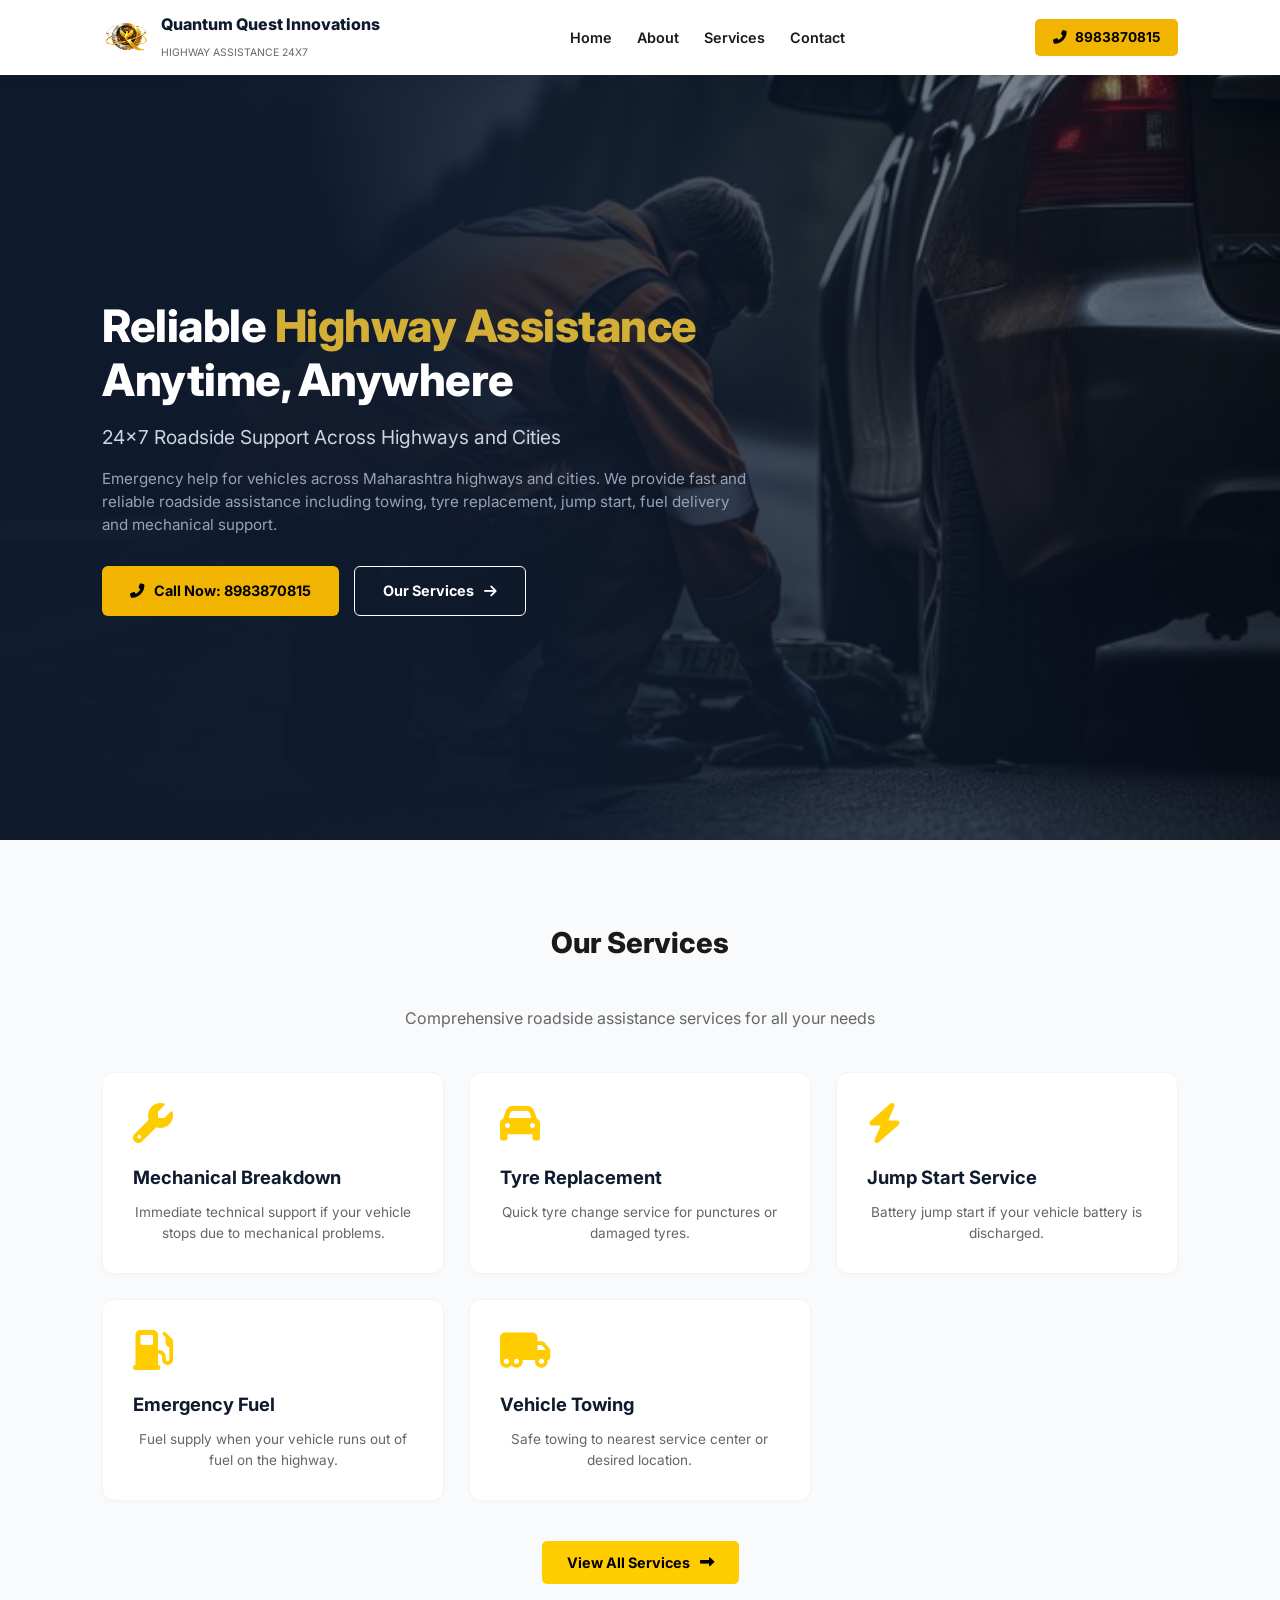
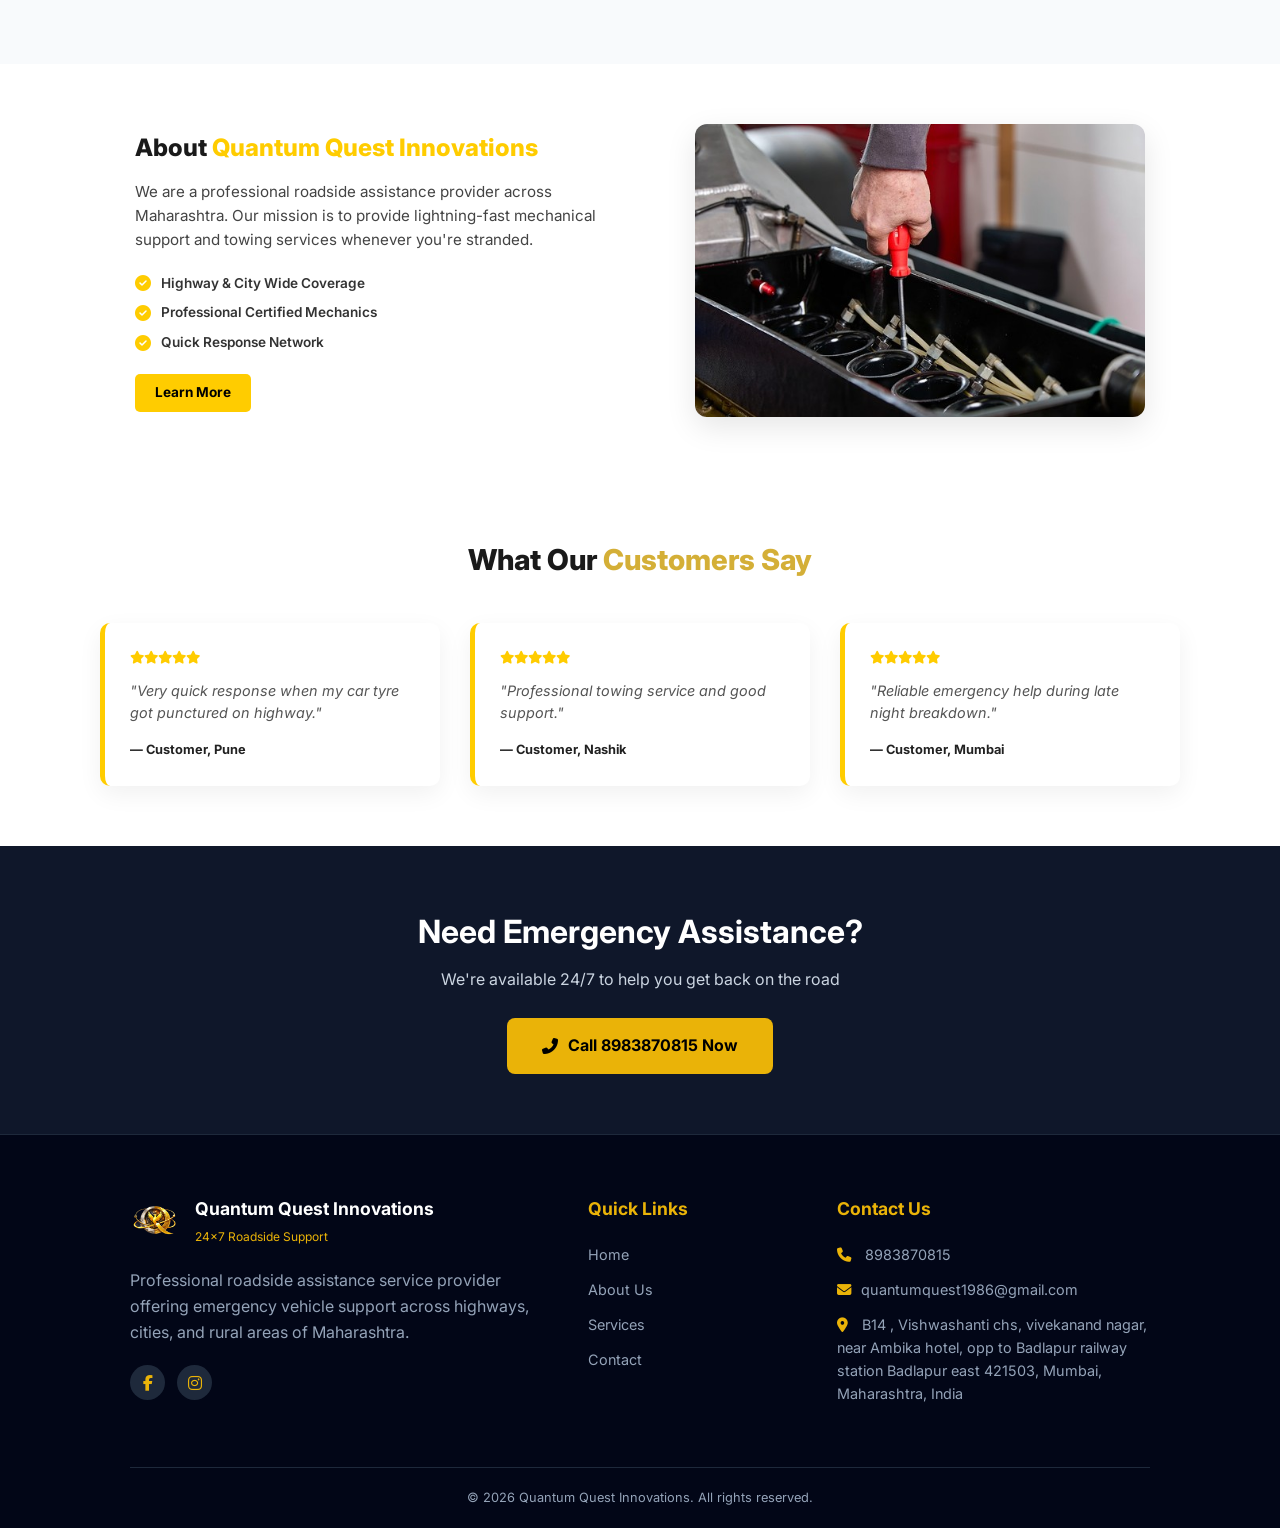
<file: index.html>
<!DOCTYPE html>
<html lang="en">
<head>
    <meta charset="UTF-8">
    <meta name="viewport" content="width=device-width, initial-scale=1.0">
    <title>Quantum Quest Innovations | 24/7 Highway Assistance</title>
    
    <link href="https://fonts.googleapis.com/css2?family=Inter:wght@400;600;800&display=swap" rel="stylesheet">
    
    <link rel="stylesheet" href="https://cdnjs.cloudflare.com/ajax/libs/font-awesome/6.4.2/css/all.min.css">
    
    <link rel="stylesheet" href="style.css">
</head>
<body>

    <header class="navbar" id="home">
        <div class="logo-area">
            <img src="logo.png" alt="QQI Logo" class="logo-img">
            <div class="logo-text">
                <h1>Quantum Quest Innovations</h1>
                <span>Highway Assistance 24x7</span>
            </div>
        </div>

        <nav>
            <ul class="nav-links">
                <li><a href="#home" class="active">Home</a></li>
                <li><a href="about.html">About</a></li>
                <li><a href="service.html">Services</a></li>
                <li><a href="contact.html">Contact</a></li>
            </ul>
        </nav>

        <a href="tel:8983870815" class="nav-cta">
            <i class="fas fa-phone-alt"></i> 8983870815
        </a>
    </header>

    <section class="hero">
        <div class="hero-container">
            <div class="hero-content">
               <h1 class="reveal">
    Reliable <span class="yellow-text">Highway Assistance</span> <br>
    <span>Anytime, Anywhere</span>
</h1>
                <h3 class="reveal">24×7 Roadside Support Across Highways and Cities</h3>
                <p class="reveal">Emergency help for vehicles across Maharashtra highways and cities. We provide fast and reliable roadside assistance including towing, tyre replacement, jump start, fuel delivery and mechanical support.</p>
                
                <div class="hero-btns reveal">
                    <a href="tel:8983870815" class="btn btn-yellow">
                        <i class="fas fa-phone-alt"></i> Call Now: 8983870815
                    </a>
                    <a href="service.html" class="btn btn-outline">
                        Our Services <i class="fas fa-arrow-right"></i>
                    </a>
                </div>
            </div>
        </div>
    </section>

    <section id="services" class="services">
        <div class="container">
            <div class="section-header">
                <h2>Our Services</h2>
                <p>Comprehensive roadside assistance services for all your needs</p>
            </div>

            <div class="services-grid">
                <div class="service-card">
                    <div class="icon-box"><i class="fas fa-wrench"></i></div>
                    <h3>Mechanical Breakdown</h3>
                    <p>Immediate technical support if your vehicle stops due to mechanical problems.</p>
                </div>
                <div class="service-card">
                    <div class="icon-box"><i class="fas fa-car"></i></div>
                    <h3>Tyre Replacement</h3>
                    <p>Quick tyre change service for punctures or damaged tyres.</p>
                </div>
                <div class="service-card">
                    <div class="icon-box"><i class="fas fa-bolt"></i></div>
                    <h3>Jump Start Service</h3>
                    <p>Battery jump start if your vehicle battery is discharged.</p>
                </div>
                <div class="service-card">
                    <div class="icon-box"><i class="fas fa-gas-pump"></i></div>
                    <h3>Emergency Fuel</h3>
                    <p>Fuel supply when your vehicle runs out of fuel on the highway.</p>
                </div>
                <div class="service-card">
                    <div class="icon-box"><i class="fas fa-truck-moving"></i></div>
                    <h3>Vehicle Towing</h3>
                    <p>Safe towing to nearest service center or desired location.</p>
                </div>
                <div class="service-card">
                    <div class="icon-box"><i class="fas fa-shipping-fast"></i></div>
                    <h3>Vehicle Relocation</h3>
                    <p>Professional vehicle shifting services across various locations.</p>
                </div>
            </div>

            <div class="view-more">
                <a href="service.html">View All Services <i class="fas fa-long-arrow-alt-right"></i></a>
            </div>
        </div>
    </section>






<section id="about" class="about-section">
    <div class="container about-container">
        <div class="about-wrapper">
            
            <div class="about-content">
                <h2 class="about-h2">About <span class="yellow">Quantum Quest Innovations</span></h2>
                
                <p class="about-p">
                    We are a professional roadside assistance provider across Maharashtra. Our mission is to provide lightning-fast mechanical support and towing services whenever you're stranded.
                </p>

                <ul class="about-list">
                    <li><i class="fas fa-check-circle"></i> Highway & City Wide Coverage</li>
                    <li><i class="fas fa-check-circle"></i> Professional Certified Mechanics</li>
                    <li><i class="fas fa-check-circle"></i> Quick Response Network</li>
                </ul>

                <a href="about.html" class="btn-about">Learn More</a>
            </div>

            <div class="about-image-box">
                <img src="mechanic.jpg" alt="Professional Mechanic Support">
            </div>

        </div>
    </div>
</section>






<section id="testimonials" class="testimonials">
    <div class="custom-container">
        <div class="section-header">
            <h2>What Our <span class="yellow-text">Customers Say</span></h2>
        </div>

        <div class="testimonial-grid">
            <div class="testimonial-card reveal">
                <div class="stars">
                    <i class="fas fa-star"></i><i class="fas fa-star"></i><i class="fas fa-star"></i><i class="fas fa-star"></i><i class="fas fa-star"></i>
                </div>
                <p>"Very quick response when my car tyre got punctured on highway."</p>
                <span class="customer-name">— Customer, Pune</span>
            </div>

            <div class="testimonial-card reveal">
                <div class="stars">
                    <i class="fas fa-star"></i><i class="fas fa-star"></i><i class="fas fa-star"></i><i class="fas fa-star"></i><i class="fas fa-star"></i>
                </div>
                <p>"Professional towing service and good support."</p>
                <span class="customer-name">— Customer, Nashik</span>
            </div>

            <div class="testimonial-card reveal">
                <div class="stars">
                    <i class="fas fa-star"></i><i class="fas fa-star"></i><i class="fas fa-star"></i><i class="fas fa-star"></i><i class="fas fa-star"></i>
                </div>
                <p>"Reliable emergency help during late night breakdown."</p>
                <span class="customer-name">— Customer, Mumbai</span>
            </div>
        </div>
    </div>
</section>









<section class="cta-section">
    <div class="cta-container">
        <h2>Need Emergency Assistance?</h2>
        <p>We're available 24/7 to help you get back on the road</p>
        <a href="tel:8983870815" class="cta-button">
            <i class="fas fa-phone-alt"></i> Call 8983870815 Now
        </a>
    </div>
</section>

<footer class="footer">
    <div class="footer-container">
        <div class="footer-grid">
            
            <div class="footer-col info">
                <div class="footer-logo">
                    <img src="logo.png" alt="Logo" style="width: 50px; height: auto;">
<div>
    <h3>Quantum Quest Innovations</h3>
    <span>24x7 Roadside Support</span>
</div>
                </div>
                <p>Professional roadside assistance service provider offering emergency vehicle support across highways, cities, and rural areas of Maharashtra.</p>
                <div class="social-links">
                    <a href="https://www.facebook.com/share/188vE2oDXw/"><i class="fab fa-facebook-f"></i></a>
                    <a href="https://www.instagram.com/quantumquest_b2b_b2c?igsh=MWx0b295dmZoZ2YwZQ=="><i class="fab fa-instagram"></i></a>
                    
                </div>
            </div>

            <div class="footer-col">
                <h4>Quick Links</h4>
                <ul class="footer-links">
                    <li><a href="index.html">Home</a></li>
                    <li><a href="about.html">About Us</a></li>
                    <li><a href="service.html">Services</a></li>
                    <li><a href="contact.html">Contact</a></li>
                </ul>
            </div>

            <div class="footer-col">
                <h4>Contact Us</h4>
                <ul class="contact-details">
                    <li><i class="fas fa-phone"></i> 8983870815</li>
                    <li><i class="fas fa-envelope"></i>quantumquest1986@gmail.com</li>
                    <li><i class="fas fa-map-marker-alt"></i> B14 , Vishwashanti chs, vivekanand nagar, near Ambika hotel, opp to Badlapur railway station Badlapur east 421503, Mumbai, Maharashtra, India</li>
                </ul>
            </div>

        </div>
        
        <div class="footer-bottom">
            <p>&copy; 2026 Quantum Quest Innovations. All rights reserved.</p>
        </div>
    </div>
</footer>
























    

    <script src="script.js"></script>
</body>
</html>
</file>
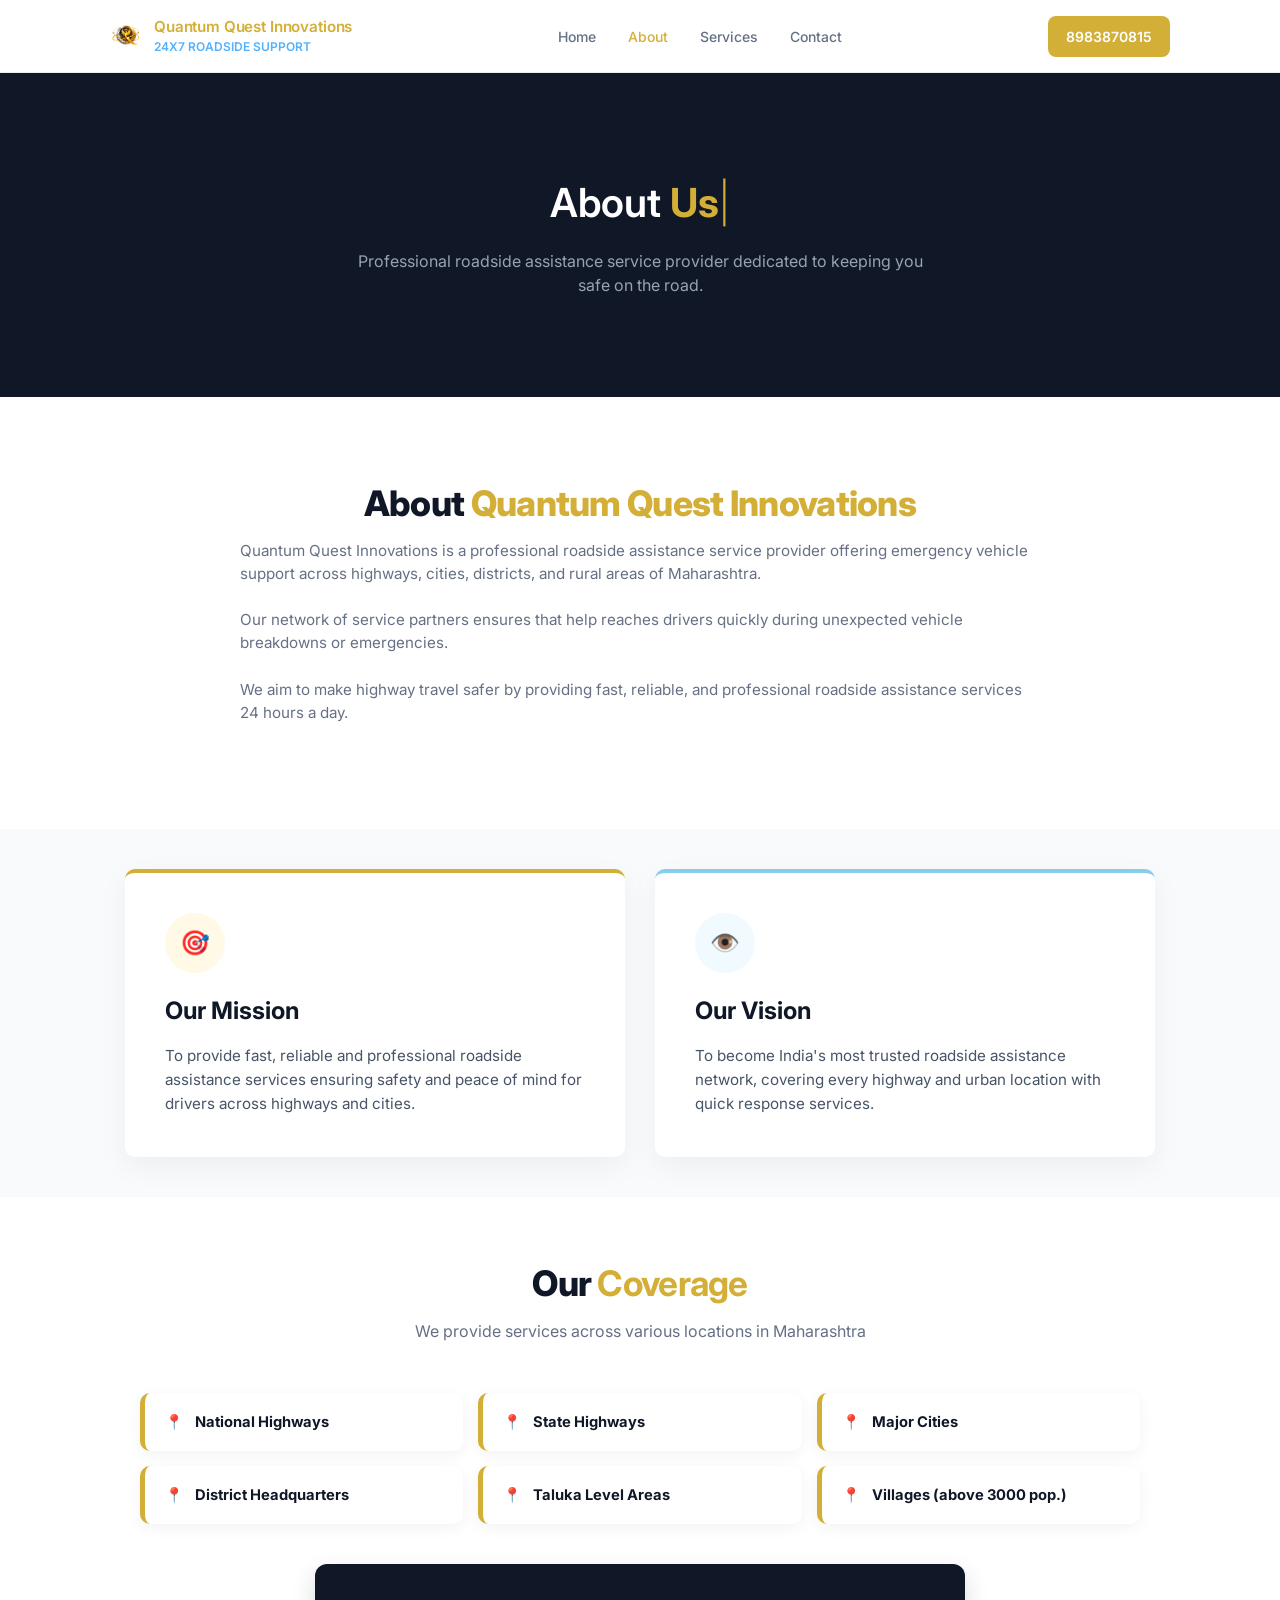
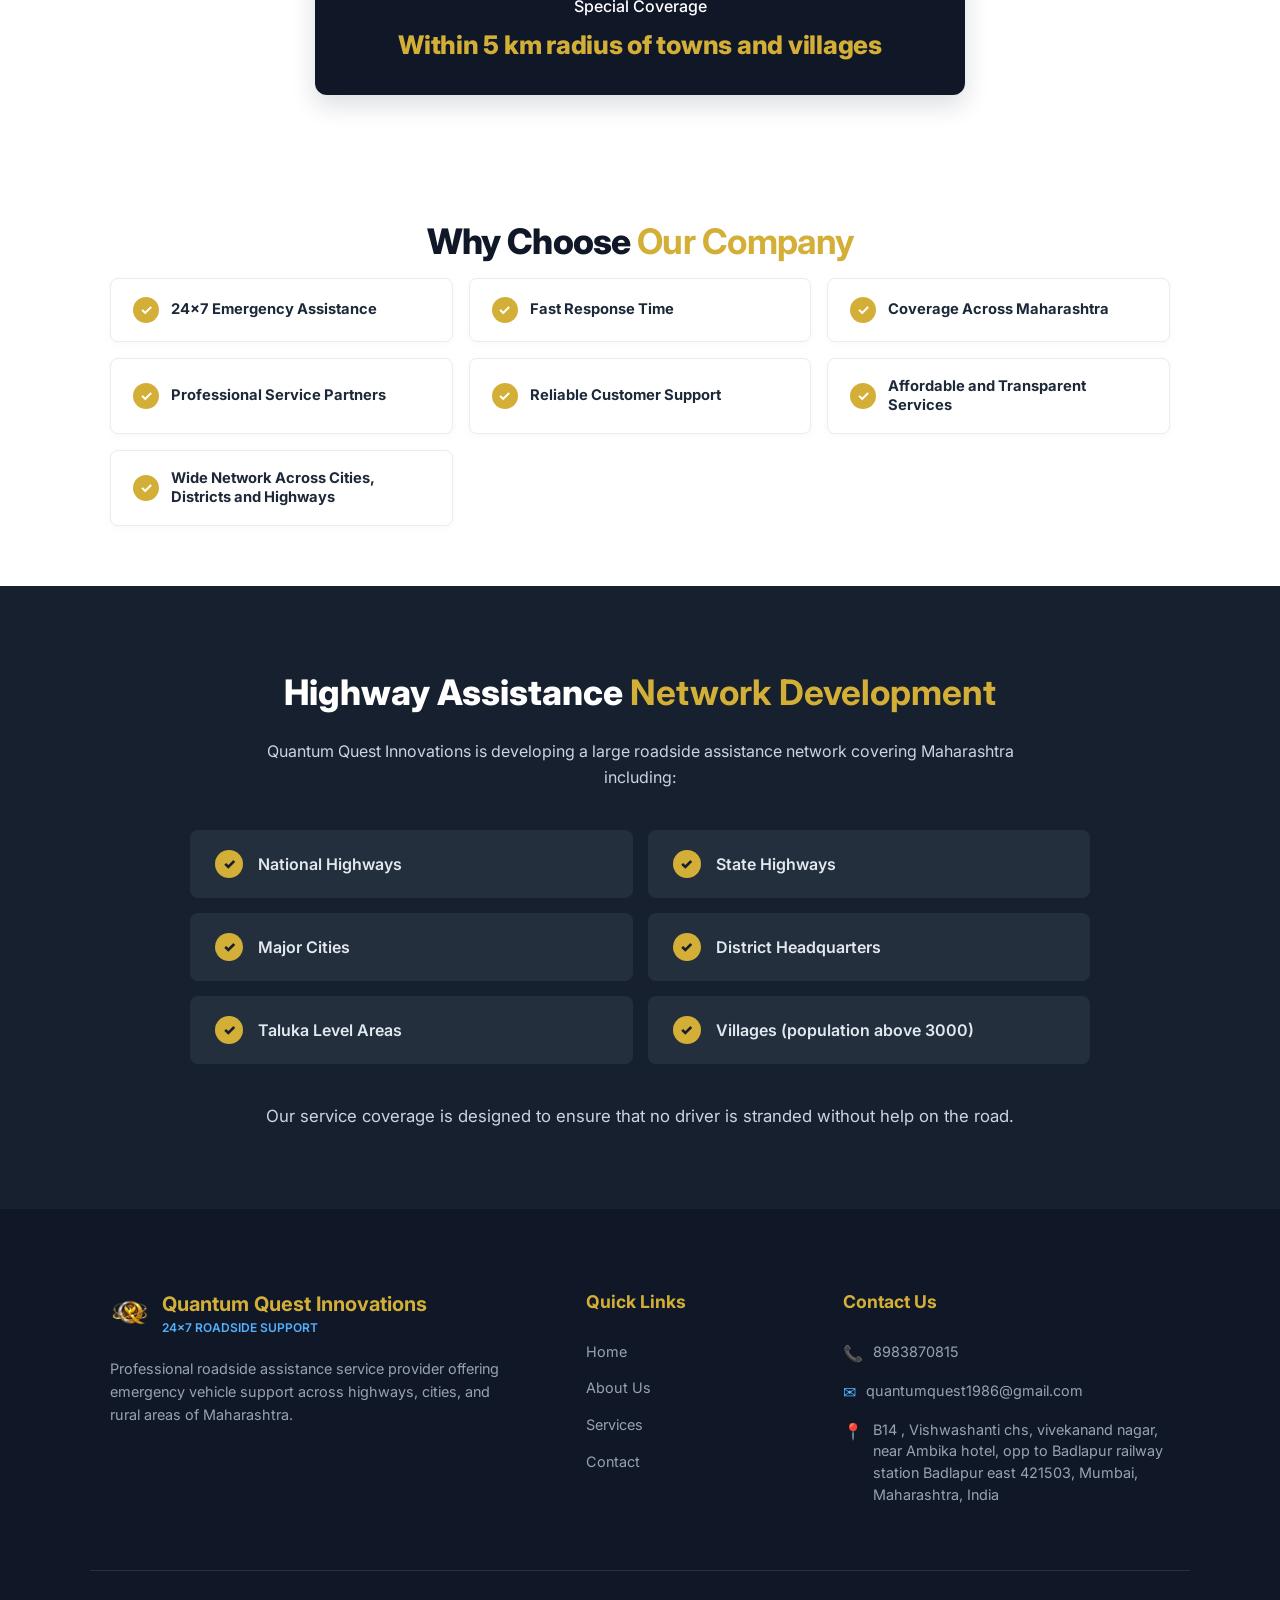
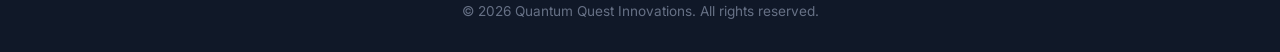
<file: about.html>
<!DOCTYPE html>
<html lang="en">
<head>
    <meta charset="UTF-8">
    <meta name="viewport" content="width=device-width, initial-scale=1.0">
    <title>About Us | Quantum Quest Innovations</title>
    <link rel="stylesheet" href="about.css">
    <link href="https://fonts.googleapis.com/css2?family=Inter:wght@300;400;500;600&display=swap" rel="stylesheet">
</head>
<body>

    <header class="header">
        <nav class="navbar container">
            <div class="logo-wrapper">
                <img src="logo.png" alt="Quantum Quest Logo" class="brand-logo">
                <div class="brand-text">
                    <span class="brand-name">Quantum Quest Innovations</span>
                    <span class="brand-tagline">24x7 Roadside Support</span>
                </div>
            </div>
            <ul class="nav-menu">
                <li><a href="index.html">Home</a></li>
                <li><a href="about.html" class="active">About</a></li>
                <li><a href="service.html">Services</a></li>
                <li><a href="contact.html">Contact</a></li>
            </ul>
            <a href="tel:8983870815" class="cta-button">
                <span>8983870815</span>
            </a>
        </nav>
    </header>

    <section class="hero">
        <div class="container">
         <h1>About <span id="typing-text" class="accent"></span><span class="cursor">|</span></h1>
            <p>Professional roadside assistance service provider dedicated to keeping you safe on the road.</p>
        </div>
    </section>

    <main class="main-content container">
        <h2 class="section-title">About <span class="accent-dark">Quantum Quest Innovations</span></h2>
        <div class="text-block">
            <p>Quantum Quest Innovations is a professional roadside assistance service provider offering emergency vehicle support across highways, cities, districts, and rural areas of Maharashtra.</p>
            <p>Our network of service partners ensures that help reaches drivers quickly during unexpected vehicle breakdowns or emergencies.</p>
            <p>We aim to make highway travel safer by providing fast, reliable, and professional roadside assistance services 24 hours a day.</p>
        </div>
    </main>

    




<div class="cards-container">
    <!-- Mission Card -->
    <div class="card mission">
        <div class="icon-box gold-tint">
            <span class="icon">🎯</span>
        </div>
        <h3>Our Mission</h3>
        <p>To provide fast, reliable and professional roadside assistance services ensuring safety and peace of mind for drivers across highways and cities.</p>
    </div>

    <!-- Vision Card -->
    <div class="card vision">
        <div class="icon-box blue-tint">
            <span class="icon">👁️</span>
        </div>
        <h3>Our Vision</h3>
        <p>To become India's most trusted roadside assistance network, covering every highway and urban location with quick response services.</p>
    </div>
</div>











<section class="coverage-section">
    <div class="container">
        <h2 class="section-title">Our <span class="accent">Coverage</span></h2>
        <p class="section-subtitle">We provide services across various locations in Maharashtra</p>
        
        <div class="coverage-grid">
            <div class="coverage-item reveal">📍 <span>National Highways</span></div>
            <div class="coverage-item reveal">📍 <span>State Highways</span></div>
            <div class="coverage-item reveal">📍 <span>Major Cities</span></div>
            <div class="coverage-item reveal">📍 <span>District Headquarters</span></div>
            <div class="coverage-item reveal">📍 <span>Taluka Level Areas</span></div>
            <div class="coverage-item reveal">📍 <span>Villages (above 3000 pop.)</span></div>
        </div>

        <div class="special-box reveal">
            <p class="special-label">Special Coverage</p>
            <h3 class="special-text">Within 5 km radius of towns and villages</h3>
        </div>
    </div>
</section>







<section class="why-choose-section">
    <div class="container">
        <h2 class="section-title">Why Choose <span class="accent">Our Company</span></h2>
        
        <div class="why-grid">
            <div class="why-item reveal">
                <div class="check-circle">✓</div>
                <span class="why-text">24×7 Emergency Assistance</span>
            </div>
            <div class="why-item reveal">
                <div class="check-circle">✓</div>
                <span class="why-text">Fast Response Time</span>
            </div>
            <div class="why-item reveal">
                <div class="check-circle">✓</div>
                <span class="why-text">Coverage Across Maharashtra</span>
            </div>
            <div class="why-item reveal">
                <div class="check-circle">✓</div>
                <span class="why-text">Professional Service Partners</span>
            </div>
            <div class="why-item reveal">
                <div class="check-circle">✓</div>
                <span class="why-text">Reliable Customer Support</span>
            </div>
            <div class="why-item reveal">
                <div class="check-circle">✓</div>
                <span class="why-text">Affordable and Transparent Services</span>
            </div>
            <div class="why-item reveal">
                <div class="check-circle">✓</div>
                <span class="why-text">Wide Network Across Cities, Districts and Highways</span>
            </div>
        </div>
    </div>
</section>





<section class="network-section">
    <div class="container">
        <h2 class="network-title">Highway Assistance <span class="accent">Network Development</span></h2>
        <p class="network-desc">
            Quantum Quest Innovations is developing a large roadside assistance network covering Maharashtra including:
        </p>
        
        <div class="network-grid">
            <div class="network-item">
                <div class="check-icon">✓</div>
                <span>National Highways</span>
            </div>
            <div class="network-item">
                <div class="check-icon">✓</div>
                <span>State Highways</span>
            </div>
            <div class="network-item">
                <div class="check-icon">✓</div>
                <span>Major Cities</span>
            </div>
            <div class="network-item">
                <div class="check-icon">✓</div>
                <span>District Headquarters</span>
            </div>
            <div class="network-item">
                <div class="check-icon">✓</div>
                <span>Taluka Level Areas</span>
            </div>
            <div class="network-item">
                <div class="check-icon">✓</div>
                <span>Villages (population above 3000)</span>
            </div>
        </div>

        <p class="network-footer">
            Our service coverage is designed to ensure that no driver is stranded without help on the road.
        </p>
    </div>
</section>













<footer class="main-footer">
    <div class="container footer-grid">
        <div class="footer-col brand-col">
            <div class="logo-area">
                <img src="logo.png" alt="Quantum Quest Innovations" class="footer-logo">
                <div class="brand-details">
                    <h2 class="brand-title">Quantum Quest Innovations</h2>
                    <p class="brand-tagline">24×7 Roadside Support</p>
                </div>
            </div>
            <p class="footer-about">
                Professional roadside assistance service provider offering emergency vehicle support across highways, cities, and rural areas of Maharashtra.
            </p>
            <div class="social-links">
                 <a href="#"><i class="fab fa-facebook-f"></i></a>
                    <a href="#"><i class="fab fa-instagram"></i></a>
                    <a href="#"><i class="fab fa-linkedin-in"></i></a>
                    <a href="#"><i class="fab fa-youtube"></i></a>
            </div>
        </div>

        <div class="footer-col">
            <h3 class="col-title">Quick Links</h3>
            <ul class="footer-links">
                <li><a href="index.html">Home</a></li>
                <li><a href="about.html">About Us</a></li>
                <li><a href="service.html">Services</a></li>
                <li><a href="contact.html">Contact</a></li>
            </ul>
        </div>

        <div class="footer-col">
            <h3 class="col-title">Contact Us</h3>
            <ul class="contact-list">
                <li>
                    <span class="icon">📞</span>
                    <a href="tel:8983870815">8983870815</a>
                </li>
                <li>
                    <span class="icon">✉</span>
                    <a href="mailto:quantumquest1986@gmail.com">quantumquest1986@gmail.com</a>
                </li>
                <li>
                    <span class="icon">📍</span>
                    <span>B14 , Vishwashanti chs, vivekanand nagar, near Ambika hotel, opp to Badlapur railway station Badlapur east 421503, Mumbai, Maharashtra, India</span>
                </li>
            </ul>
        </div>
    </div>

    <div class="footer-bottom">
        <p>© 2026 Quantum Quest Innovations. All rights reserved.</p>
    </div>
</footer>

























    

    <script src="about.js"></script>
</body>
</html>
</file>
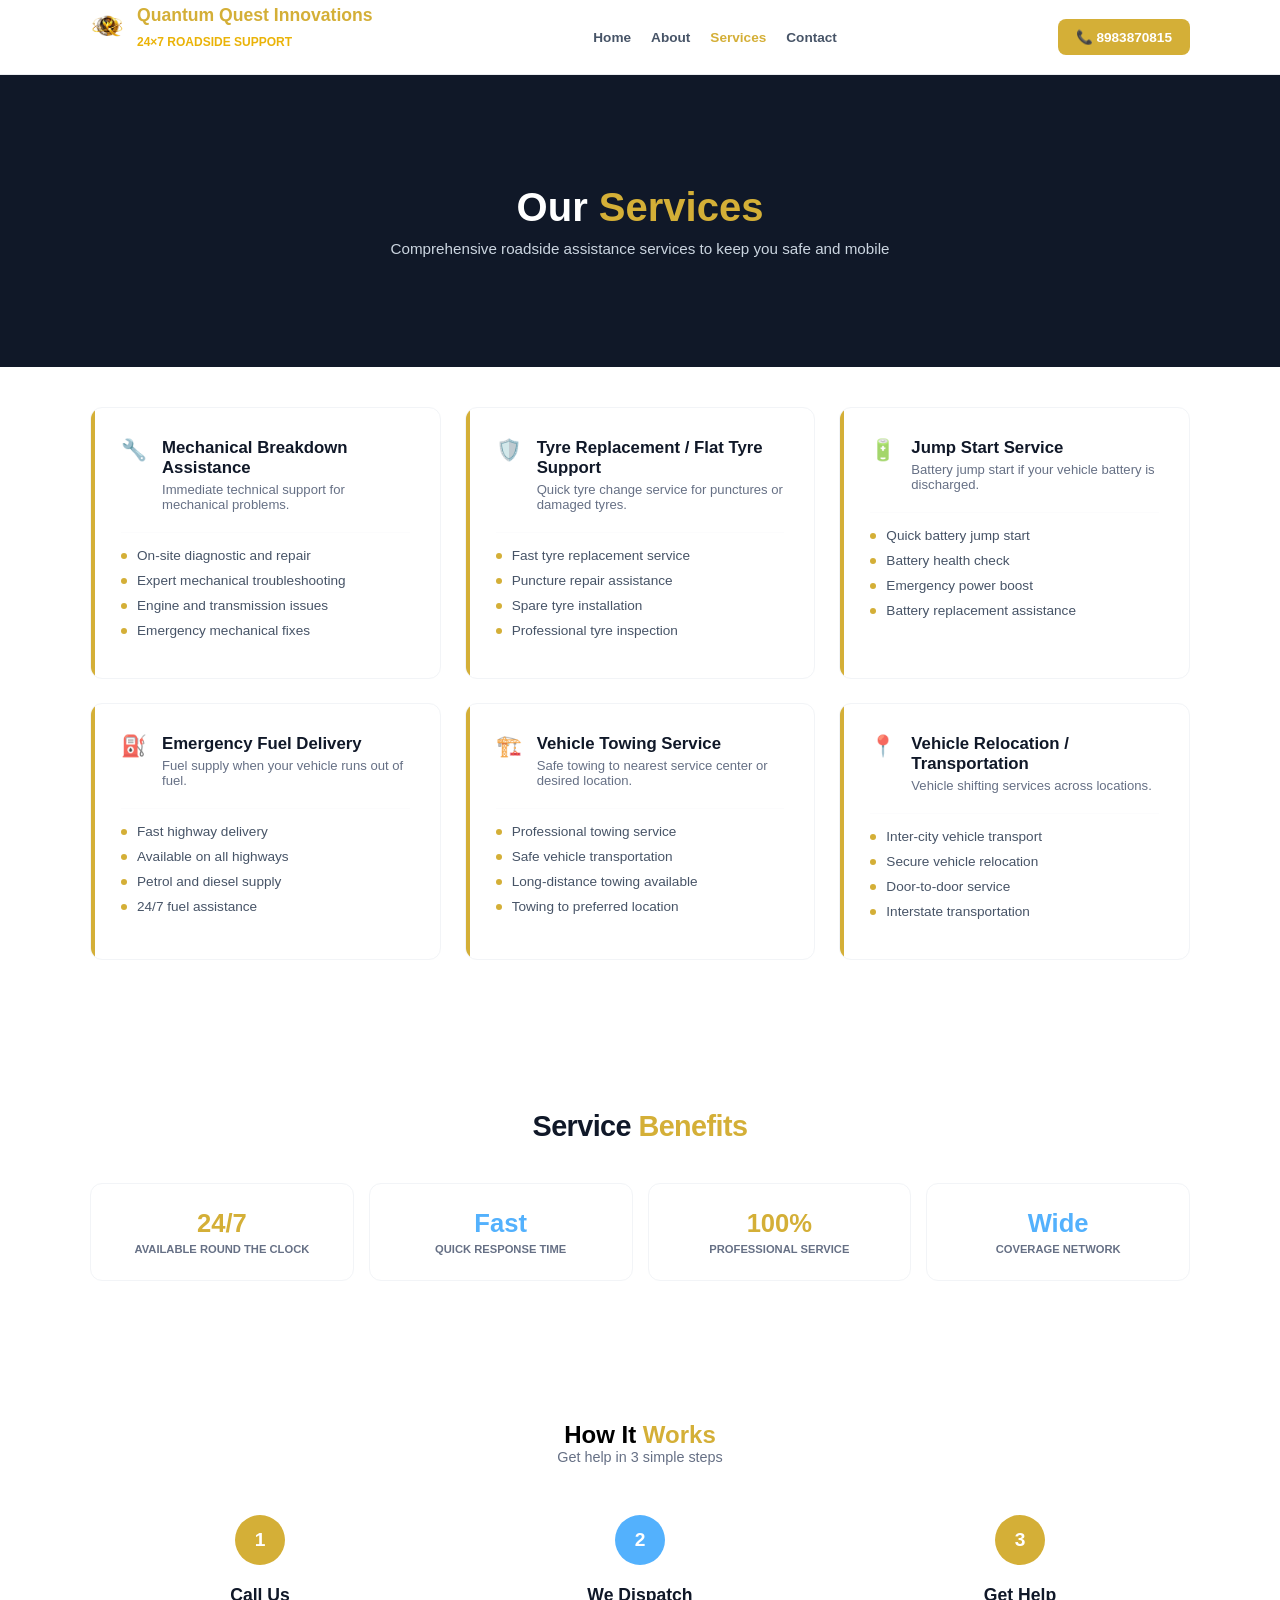
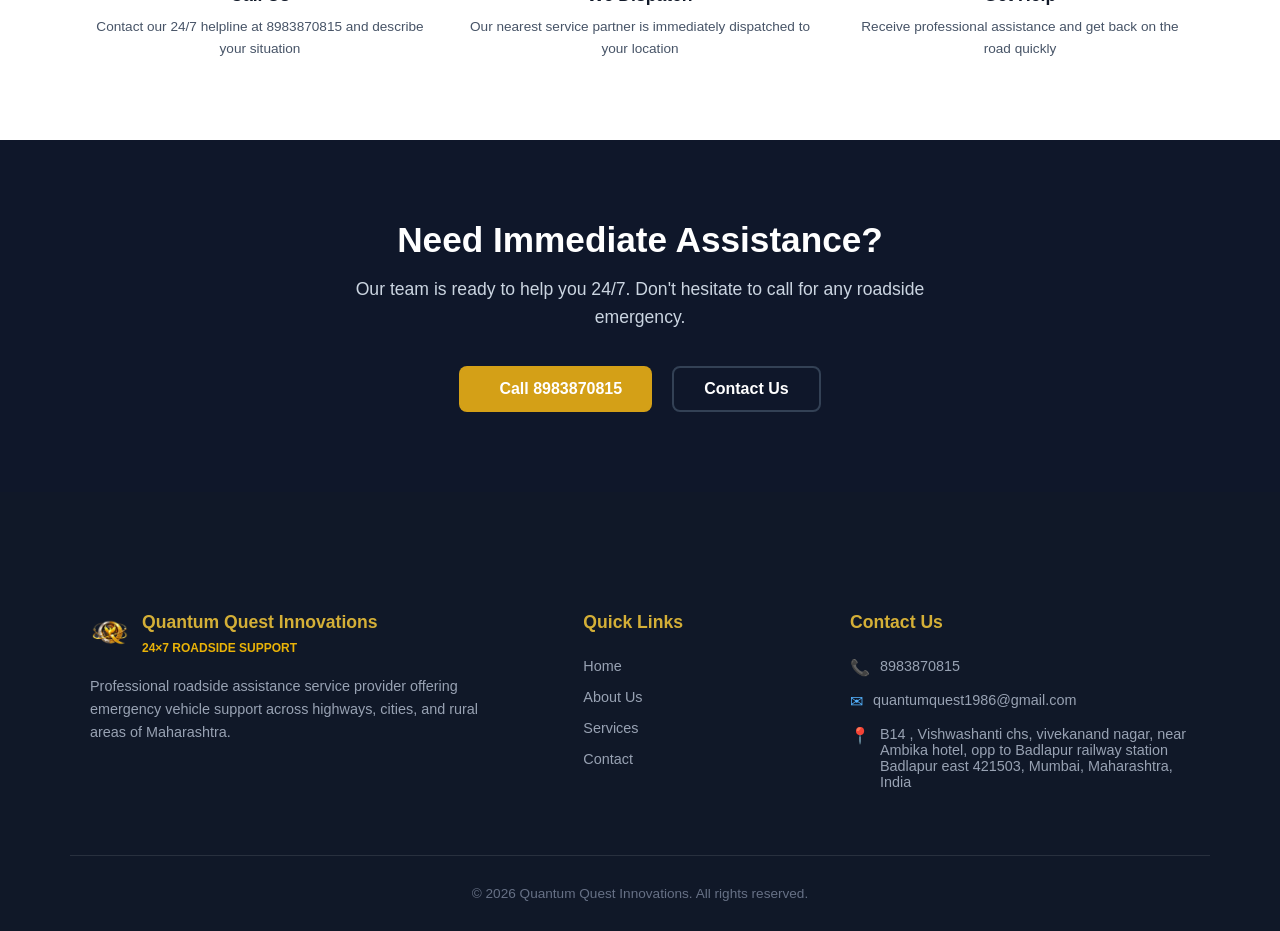
<file: service.html>
<!DOCTYPE html>
<html lang="en">
<head>
    <meta charset="UTF-8">
    <meta name="viewport" content="width=device-width, initial-scale=1.0">
    <title>Our Services | Quantum Quest Innovations</title>
    <link rel="stylesheet" href="service.css">
</head>
<body>

    <header class="header">
        <nav class="navbar container">
            <div class="logo-area">
                <img src="logo.png" alt="Logo" class="nav-logo">
                <div class="brand-details">
                    <h2 class="brand-title">Quantum Quest Innovations</h2>
                    <p class="brand-tagline">24×7 Roadside Support</p>
                </div>
            </div>
            <ul class="nav-menu">
                <li><a href="index.html">Home</a></li>
                <li><a href="about.html">About</a></li>
                <li><a href="service.html" class="active">Services</a></li>
                <li><a href="contact.html">Contact</a></li>
            </ul>
            <a href="tel:8983870815" class="nav-cta">📞 8983870815</a>
        </nav>
    </header>

    <section class="hero-section">
        <div class="container">
            <h1>Our <span class="accent">Services</span></h1>
            <p>Comprehensive roadside assistance services to keep you safe and mobile</p>
        </div>
    </section>

    







<section class="services-section container">
    <div class="service-grid">
        <div class="s-card reveal">
            <div class="s-card-accent"></div>
            <div class="s-card-body">
                <div class="s-header">
                    <div class="s-icon-box">🔧</div>
                    <div class="s-title">
                        <h3>Mechanical Breakdown Assistance</h3>
                        <p>Immediate technical support for mechanical problems.</p>
                    </div>
                </div>
                <ul class="s-feature-list">
                    <li><span class="s-dot"></span> On-site diagnostic and repair</li>
                    <li><span class="s-dot"></span> Expert mechanical troubleshooting</li>
                    <li><span class="s-dot"></span> Engine and transmission issues</li>
                    <li><span class="s-dot"></span> Emergency mechanical fixes</li>
                </ul>
            </div>
        </div>

        <div class="s-card reveal">
            <div class="s-card-accent"></div>
            <div class="s-card-body">
                <div class="s-header">
                    <div class="s-icon-box">🛡️</div>
                    <div class="s-title">
                        <h3>Tyre Replacement / Flat Tyre Support</h3>
                        <p>Quick tyre change service for punctures or damaged tyres.</p>
                    </div>
                </div>
                <ul class="s-feature-list">
                    <li><span class="s-dot"></span> Fast tyre replacement service</li>
                    <li><span class="s-dot"></span> Puncture repair assistance</li>
                    <li><span class="s-dot"></span> Spare tyre installation</li>
                    <li><span class="s-dot"></span> Professional tyre inspection</li>
                </ul>
            </div>
        </div>

        <div class="s-card reveal">
            <div class="s-card-accent"></div>
            <div class="s-card-body">
                <div class="s-header">
                    <div class="s-icon-box">🔋</div>
                    <div class="s-title">
                        <h3>Jump Start Service</h3>
                        <p>Battery jump start if your vehicle battery is discharged.</p>
                    </div>
                </div>
                <ul class="s-feature-list">
                    <li><span class="s-dot"></span> Quick battery jump start</li>
                    <li><span class="s-dot"></span> Battery health check</li>
                    <li><span class="s-dot"></span> Emergency power boost</li>
                    <li><span class="s-dot"></span> Battery replacement assistance</li>
                </ul>
            </div>
        </div>

        <div class="s-card reveal">
            <div class="s-card-accent"></div>
            <div class="s-card-body">
                <div class="s-header">
                    <div class="s-icon-box">⛽</div>
                    <div class="s-title">
                        <h3>Emergency Fuel Delivery</h3>
                        <p>Fuel supply when your vehicle runs out of fuel.</p>
                    </div>
                </div>
                <ul class="s-feature-list">
                    <li><span class="s-dot"></span> Fast highway delivery</li>
                    <li><span class="s-dot"></span> Available on all highways</li>
                    <li><span class="s-dot"></span> Petrol and diesel supply</li>
                    <li><span class="s-dot"></span> 24/7 fuel assistance</li>
                </ul>
            </div>
        </div>

        <div class="s-card reveal">
            <div class="s-card-accent"></div>
            <div class="s-card-body">
                <div class="s-header">
                    <div class="s-icon-box">🏗️</div>
                    <div class="s-title">
                        <h3>Vehicle Towing Service</h3>
                        <p>Safe towing to nearest service center or desired location.</p>
                    </div>
                </div>
                <ul class="s-feature-list">
                    <li><span class="s-dot"></span> Professional towing service</li>
                    <li><span class="s-dot"></span> Safe vehicle transportation</li>
                    <li><span class="s-dot"></span> Long-distance towing available</li>
                    <li><span class="s-dot"></span> Towing to preferred location</li>
                </ul>
            </div>
        </div>

        <div class="s-card reveal">
            <div class="s-card-accent"></div>
            <div class="s-card-body">
                <div class="s-header">
                    <div class="s-icon-box">📍</div>
                    <div class="s-title">
                        <h3>Vehicle Relocation / Transportation</h3>
                        <p>Vehicle shifting services across locations.</p>
                    </div>
                </div>
                <ul class="s-feature-list">
                    <li><span class="s-dot"></span> Inter-city vehicle transport</li>
                    <li><span class="s-dot"></span> Secure vehicle relocation</li>
                    <li><span class="s-dot"></span> Door-to-door service</li>
                    <li><span class="s-dot"></span> Interstate transportation</li>
                </ul>
            </div>
        </div>
    </div>
</section>

<section class="benefits-bar container reveal">
    <h2 class="section-heading text-center">Service <span class="gold-text">Benefits</span></h2>
    
    <div class="b-grid">
        <div class="b-item">
            <h4 class="gold">24/7</h4>
            <p>Available Round the Clock</p>
        </div>
        <div class="b-item">
            <h4 class="blue">Fast</h4>
            <p>Quick Response Time</p>
        </div>
        <div class="b-item">
            <h4 class="gold">100%</h4>
            <p>Professional Service</p>
        </div>
        <div class="b-item">
            <h4 class="blue">Wide</h4>
            <p>Coverage Network</p>
        </div>
    </div>
</section>





<section class="how-it-works container reveal">
    <h2 class="text-center">How It <span class="gold-text">Works</span></h2>
    <p class="text-center sub-text">Get help in 3 simple steps</p>
    
    <div class="steps-grid">
        <div class="step-item">
            <div class="step-number gold-bg">1</div>
            <h4>Call Us</h4>
            <p>Contact our 24/7 helpline at 8983870815 and describe your situation</p>
        </div>
        <div class="step-item">
            <div class="step-number blue-bg">2</div>
            <h4>We Dispatch</h4>
            <p>Our nearest service partner is immediately dispatched to your location</p>
        </div>
        <div class="step-item">
            <div class="step-number gold-bg">3</div>
            <h4>Get Help</h4>
            <p>Receive professional assistance and get back on the road quickly</p>
        </div>
    </div>
</section>








<section class="emergency-cta">
    <div class="cta-content">
        <h2>Need Immediate Assistance?</h2>
        <p>Our team is ready to help you 24/7. Don't hesitate to call for any roadside emergency.</p>
        
        <div class="cta-actions">
            <a href="tel:8983870815" class="btn-call">
                <i class="fas fa-phone-alt"></i> Call 8983870815
            </a>
            <a href="contact.html" class="btn-contact">Contact Us</a>
        </div>
    </div>
</section>












<footer class="main-footer">
    <div class="container footer-grid">
        <div class="footer-col brand-col">
            <div class="logo-area">
                <img src="logo.png" alt="Quantum Quest Innovations" class="footer-logo">
                <div class="brand-details">
                    <h2 class="brand-title">Quantum Quest Innovations</h2>
                    <p class="brand-tagline">24×7 Roadside Support</p>
                </div>
            </div>
            <p class="footer-about">
                Professional roadside assistance service provider offering emergency vehicle support across highways, cities, and rural areas of Maharashtra.
            </p>
            <div class="social-links">
                 <a href="#"><i class="fab fa-facebook-f"></i></a>
                    <a href="#"><i class="fab fa-instagram"></i></a>
                    <a href="#"><i class="fab fa-linkedin-in"></i></a>
                    <a href="#"><i class="fab fa-youtube"></i></a>
            </div>
        </div>

        <div class="footer-col">
            <h3 class="col-title">Quick Links</h3>
            <ul class="footer-links">
                <li><a href="index.html">Home</a></li>
                <li><a href="about.html">About Us</a></li>
                <li><a href="service.html">Services</a></li>
                <li><a href="contact.html">Contact</a></li>
            </ul>
        </div>

        <div class="footer-col">
            <h3 class="col-title">Contact Us</h3>
            <ul class="contact-list">
                <li>
                    <span class="icon">📞</span>
                    <a href="tel:8983870815">8983870815</a>
                </li>
                <li>
                    <span class="icon">✉</span>
                    <a href="mailto:quantumquest1986@gmail.com">quantumquest1986@gmail.com</a>
                </li>
                <li>
                    <span class="icon">📍</span>
                    <span>B14 , Vishwashanti chs, vivekanand nagar, near Ambika hotel, opp to Badlapur railway station Badlapur east 421503, Mumbai, Maharashtra, India</span>
                </li>
            </ul>
        </div>
    </div>

    <div class="footer-bottom">
        <p>© 2026 Quantum Quest Innovations. All rights reserved.</p>
    </div>
</footer>


















    

    <script src="service.js"></script>
</body>
</html>
</file>
<file: style.css>
/* =========================================
   1. GLOBAL & THEME VARIABLES
   ========================================= */
:root {
    --primary-yellow: #f1b400;
    --dark-bg: #0e1a2d;
    --text-main: #1a1a1a;
    --text-muted: #666666;
    --white: #ffffff;
    --transition-smooth: all 0.4s cubic-bezier(0.165, 0.84, 0.44, 1);
}

* {
    margin: 0;
    padding: 0;
    box-sizing: border-box;
    font-family: 'Inter', 'Segoe UI', sans-serif;
}

body {
    background-color: var(--white);
    color: var(--text-main);
    line-height: 1.6;
}

/* =========================================
   2. NAVIGATION BAR
   ========================================= */
.navbar {
    display: flex;
    justify-content: space-between;
    align-items: center;
    padding: 12px 8%;
    background: var(--white);
    position: sticky;
    top: 0;
    z-index: 1000;
    box-shadow: 0 2px 10px rgba(0,0,0,0.05);
}

.logo-area { display: flex; align-items: center; gap: 10px; }
.logo-img { height: 38px; }
.logo-text h1 { font-size: 1rem; font-weight: 800; color: var(--dark-bg); }
.logo-text span { font-size: 0.65rem; color: var(--text-muted); text-transform: uppercase; }

.nav-links { display: flex; list-style: none; gap: 25px; }
.nav-links a { text-decoration: none; color: var(--text-main); font-weight: 600; font-size: 0.9rem; }

.nav-cta {
    background: var(--primary-yellow);
    color: #000;
    padding: 8px 18px;
    border-radius: 5px;
    text-decoration: none;
    font-weight: 700;
    font-size: 0.85rem;
    display: flex;
    align-items: center;
    gap: 8px;
}

/* =========================================
   3. HERO SECTION (Balanced Text Sizes)
   ========================================= */
.hero {
    height: 85vh;
    width: 100%;
    display: flex;
    align-items: center;
    padding: 0 8%;
    background: linear-gradient(75deg, rgba(14, 26, 45, 0.98) 35%, rgba(14, 26, 45, 0.4) 100%), 
                url('highway.png'); 
    background-size: cover;
    background-position: center;
    color: var(--white);
}

.hero-content { max-width: 650px; }

/* Fixed Huge Text Size */
.hero-content h1 {
    font-size: 2.8rem; /* Pehle 3.8rem tha, ab chota kar diya */
    font-weight: 800;
    line-height: 1.2;
    margin-bottom: 15px;
    letter-spacing: -0.5px;
}

.hero-content h3 {
    font-size: 1.2rem; /* Balanced subtitle */
    font-weight: 400;
    color: #cbd5e1;
    margin-bottom: 15px;
}

.hero-content p {
    font-size: 0.95rem;
    color: #94a3b8;
    margin-bottom: 30px;
    line-height: 1.5;
}

/* Button Layout Fix */
.hero-btns { display: flex; gap: 15px; }

.btn {
    padding: 12px 28px; /* Slightly smaller buttons */
    border-radius: 6px;
    text-decoration: none;
    font-weight: 700;
    font-size: 0.9rem;
    display: inline-flex;
    align-items: center;
    gap: 10px;
    transition: var(--transition-smooth);
}

.btn-yellow { background-color: var(--primary-yellow); color: #000; }
.btn-outline { border: 1.5px solid var(--white); color: var(--white); }

.btn:hover { transform: translateY(-3px); box-shadow: 0 8px 20px rgba(0,0,0,0.2); }

/* =========================================
   4. SERVICES SECTION
   ========================================= */
.services { padding: 80px 8%; background-color: #f8fafc; }

.section-header h2 { font-size: 2rem; font-weight: 800; margin-bottom: 10px; text-align: center; }
.section-header p { color: var(--text-muted); font-size: 1rem; text-align: center; margin-bottom: 40px; }

.services-grid {
    display: grid;
    grid-template-columns: repeat(auto-fit, minmax(300px, 1fr));
    gap: 25px;
}

.service-card {
    background: var(--white);
    padding: 30px;
    border-radius: 10px;
    border: 1px solid #e2e8f0;
    display: flex;
    flex-direction: column;
    align-items: flex-start;
    text-align: left;
    transition: var(--transition-smooth);
}

.icon-box {
    font-size: 1.4rem;
    color: var(--primary-yellow);
    margin-bottom: 15px;
}

.service-card h3 { font-size: 1.15rem; margin-bottom: 10px; color: var(--dark-bg); }
.service-card p { color: var(--text-muted); font-size: 0.85rem; line-height: 1.5; }

/* =========================================
   5. RESPONSIVE
   ========================================= */
@media (max-width: 768px) {
    .hero-content h1 { font-size: 2rem; }
    .hero-content h3 { font-size: 1rem; }
    .nav-links { display: none; }
}







/* --- View All Services Button (Centered & Yellow) --- */
.view-all {
    margin-top: 50px;
    display: flex;
    justify-content: center; /* This moves it to the middle */
    align-items: center;
}

.view-all a {
    text-decoration: none;
    color: var(--primary-yellow); /* Yellow Color */
    font-weight: 700;
    font-size: 1.1rem;
    display: inline-flex;
    align-items: center;
    gap: 10px;
    padding: 10px 20px;
    border: 2px solid transparent;
    transition: var(--transition-smooth);
}

.view-all a i {
    transition: transform 0.3s ease;
}

/* Hover Effect */
.view-all a:hover {
    color: #e5aa00; /* Slightly darker yellow on hover */
}

.view-all a:hover i {
    transform: translateX(8px); /* Arrow moves slightly to the right */
}


















/* Section Base */
.about-section {
    padding: 50px 0;
    background-color: #ffffff;
    width: 100%;
}

/* Isse pura content screen ke beech mein aayega */
.about-container {
    max-width: 1000px; /* Width thodi kam rakhi hai taaki faila hua na lage */
    margin: 0 auto;
    padding: 0 20px;
}

.about-wrapper {
    display: flex;
    align-items: center;
    justify-content: space-between;
    gap: 40px;
}

/* Text Styling (STRICTLY LEFT ALIGNED) */
.about-content {
    flex: 1;
    text-align: left; /* Text left se shuru hoga */
}

.about-h2 {
    font-size: 1.5rem; /* Small & Professional font */
    font-weight: 800;
    color: #1a1a1a;
    margin-bottom: 12px;
}

.yellow {
    color: #ffcc00;
}

.about-p {
    font-size: 0.9rem; /* Compact size */
    color: #555;
    line-height: 1.5;
    margin-bottom: 15px;
}

/* List Styling */
.about-list {
    list-style: none;
    padding: 0;
    margin-bottom: 20px;
}

.about-list li {
    font-size: 0.85rem;
    font-weight: 600;
    color: #333;
    display: flex;
    align-items: center;
    gap: 10px;
    margin-bottom: 8px;
    text-align: left; /* List items bhi left mein rahenge */
}

.about-list i {
    color: #ffcc00;
    font-size: 1rem;
}

/* Small Compact Button */
.btn-about {
    display: inline-block;
    background: #ffcc00;
    color: #000;
    padding: 8px 20px;
    border-radius: 5px;
    text-decoration: none;
    font-weight: 700;
    font-size: 0.85rem;
    transition: 0.3s;
}

/* Image Styling */
.about-image {
    flex: 1;
    display: flex;
    justify-content: flex-end; /* Image ko right side mein push karega */
}

.about-image img {
    width: 100%;
    max-width: 380px; /* Image zyada badi nahi hogi */
    max-height: 250px;
    object-fit: cover;
    border-radius: 10px;
    box-shadow: 0 5px 15px rgba(0,0,0,0.08);
}

/* Mobile Responsive */
@media (max-width: 768px) {
    .about-wrapper {
        flex-direction: column;
        text-align: left; /* Mobile par bhi left hi rahega */
    }
    
    .about-image {
        justify-content: center; /* Mobile par image center mein acchi lagti hai */
    }
}






/* About Section Base */
.about-section {
    padding: 60px 0;
    background-color: #ffffff; /* Background white rakha hai */
    display: flex;
    justify-content: center; /* Pura content screen ke beech mein laane ke liye */
}

/* Container to keep content tight in the middle */
.about-container {
    max-width: 1050px; 
    width: 100%;
    padding: 0 20px;
}

/* Flex row for side-by-side layout */
.about-flex-row {
    display: flex;
    align-items: center;
    justify-content: space-between;
    gap: 40px; /* Text aur Image ke beech ki jagah */
}

/* Left Content - Strictly Left Aligned */
.about-text-content {
    flex: 1;
    text-align: left;
}

.about-title {
    font-size: 1.8rem; /* Professional small size */
    font-weight: 800;
    color: #1a1a1a;
    margin-bottom: 15px;
}

.yellow-text {
    color: #ffcc00;
}

.about-p {
    font-size: 0.95rem;
    color: #444;
    line-height: 1.6;
    margin-bottom: 20px;
}

/* List Style */
.about-features {
    list-style: none;
    padding: 0;
    margin-bottom: 25px;
}

.about-features li {
    font-size: 0.9rem;
    font-weight: 600;
    color: #333;
    display: flex;
    align-items: center;
    gap: 10px;
    margin-bottom: 10px;
}

.about-features i {
    color: #ffcc00; /* Yellow check icons */
    font-size: 1.1rem;
}

/* Learn More Button */
.about-btn {
    display: inline-block;
    background-color: #ffcc00;
    color: #000;
    padding: 10px 25px;
    border-radius: 6px;
    text-decoration: none;
    font-weight: 700;
    font-size: 0.9rem;
    transition: 0.3s ease;
}

.about-btn:hover {
    background-color: #e6b800;
    transform: translateY(-2px);
}

/* Right Side Image Styling */
.about-image-box {
    flex: 1;
    display: flex;
    justify-content: flex-end;
}

.about-image-box img {
    width: 100%;
    max-width: 450px; /* Image size control mein */
    height: auto;
    border-radius: 12px; /* Rounded corners like your screenshot */
    box-shadow: 0 10px 30px rgba(0,0,0,0.1);
}

/* Mobile Responsive */
@media (max-width: 768px) {
    .about-flex-row {
        flex-direction: column; /* Phone par ek ke niche ek */
        text-align: left;
    }
    
    .about-image-box {
        order: -1; /* Phone par image pehle dikhegi */
        justify-content: center;
    }
}













/* Cards ko interactive banane ke liye */
.service-card {
    background: #fff;
    padding: 30px;
    border-radius: 10px;
    text-align: center;
    box-shadow: 0 5px 15px rgba(0,0,0,0.05);
    
    /* YEH ZAROORI HAI: Animation smooth karne ke liye */
    transition: all 0.4s cubic-bezier(0.175, 0.885, 0.32, 1.275);
    cursor: pointer;
    border: 1px solid transparent;
}

/* Jab mouse card ke upar jaye (Hover Effect) */
.service-card:hover {
    transform: translateY(-12px); /* Card upar uthega */
    box-shadow: 0 15px 30px rgba(0,0,0,0.1); /* Shadow gehri hogi */
    border-color: #ffcc00; /* Border yellow ho jayegi */
}

/* Icon Box ki animation */
.icon-box i {
    font-size: 2.5rem;
    color: #ffcc00;
    transition: transform 0.5s ease;
}

.service-card:hover .icon-box i {
    transform: rotateY(360deg); /* Icon gol ghumega */
}

/* View More Button Animation */
.view-more a {
    display: inline-block;
    transition: all 0.3s ease;
}

.view-more a:hover {
    letter-spacing: 1px; /* Text thoda failega */
    color: #ffcc00;
}

.view-more a:hover i {
    transform: translateX(8px); /* Arrow thoda aage jayega */
}








.hide-card { opacity: 0; transform: translateY(30px); transition: all 0.6s ease-out; }
.show-card { opacity: 1; transform: translateY(0); }










/* Container ko target karo */
.view-more {
    display: flex;            /* Flexbox use karein */
    justify-content: center;   /* Horizontal center karne ke liye */
    margin-top: 40px;          /* Cards aur button ke beech thodi jagah */
    width: 100%;               /* Pura area cover karne ke liye */
}

/* Button ki styling (optional agar pehle se nahi ki hai) */
.view-more a {
    background-color: #ffcc00; /* Yellow color */
    color: #000;               /* Black text */
    padding: 10px 25px;
    border-radius: 5px;
    text-decoration: none;
    font-weight: 700;
    font-size: 0.9rem;
    display: inline-flex;
    align-items: center;
    gap: 10px;                 /* Text aur arrow ke beech space */
    transition: 0.3s ease;     /* Animation smooth karne ke liye */
}

/* Hover effect taaki button "live" lage */
.view-more a:hover {
    background-color: #e6b800;
    transform: scale(1.05);    /* Thoda bada hoga hover par */
}

.view-more a i {
    transition: transform 0.3s ease;
}

.view-more a:hover i {
    transform: translateX(5px); /* Arrow thoda aage khisakega */
}











/* Container with more side padding */
.custom-container {
    max-width: 1200px;
    margin: 0 auto;
    padding: 0 60px; /* Isse left aur right side se acchi space milegi */
}

.testimonials {
    padding: 60px 0;
    background-color: #ffffff;
}

.section-header h2 {
    font-size: 1.8rem;
    font-weight: 800;
    margin-bottom: 40px;
    text-align: center;
}

.yellow-text {
    color: #ffcc00;
}

/* Grid Layout */
.testimonial-grid {
    display: grid;
    grid-template-columns: repeat(auto-fit, minmax(280px, 1fr));
    gap: 30px;
}

/* Card Styling */
.testimonial-card {
    background: #fff;
    padding: 25px;
    border-radius: 10px;
    border-left: 5px solid #ffcc00;
    box-shadow: 0 8px 25px rgba(0,0,0,0.06);
    transition: all 0.3s ease-in-out;
}

/* Animation on Hover */
.testimonial-card:hover {
    transform: translateY(-8px);
    box-shadow: 0 12px 30px rgba(0,0,0,0.1);
}

.stars {
    color: #ffcc00;
    font-size: 0.8rem;
    margin-bottom: 12px;
}

.testimonial-card p {
    font-size: 0.9rem;
    color: #555;
    line-height: 1.5;
    font-style: italic;
    margin-bottom: 12px;
}

.customer-name {
    font-size: 0.8rem;
    font-weight: 700;
    color: #222;
}

/* Mobile Responsive Padding Adjustment */
@media (max-width: 768px) {
    .custom-container {
        padding: 0 25px; /* Mobile par padding thodi kam taaki cards bade dikhe */
    }
}











:root {
    --gold: #d4af37;
    --navy: #101828;
    --border-ultra-light: #f2f4f7;
    --text-regular: #475467;
}

/* Background ko halka sa off-white rakha hai smooth look ke liye */
body { background-color: #fcfcfd; }

.service-main-grid {
    display: grid;
    grid-template-columns: repeat(auto-fit, minmax(320px, 1fr));
    gap: 20px;
}

.service-card {
    background: #ffffff;
    border: 1px solid var(--border-ultra-light);
    border-radius: 12px;
    transition: all 0.5s cubic-bezier(0.4, 0, 0.2, 1);
    box-shadow: 0 2px 4px rgba(0,0,0,0.02);
}

/* Hover par subtle shadow, koi heavy glow nahi */
.service-card:hover {
    transform: translateY(-4px);
    border-color: #e4e7ec;
    box-shadow: 0 10px 20px rgba(0,0,0,0.04);
}

.card-content { padding: 24px; }

.icon-header { display: flex; align-items: flex-start; gap: 16px; margin-bottom: 18px; }

.icon-minimal {
    font-size: 1.2rem;
    opacity: 0.8;
}

/* Headings ko Clean aur Sharp rakha hai */
.title-text h3 { 
    font-size: 1rem; 
    color: var(--navy); 
    font-weight: 600; /* Semi-bold for clarity */
    letter-spacing: -0.01em;
}

.title-text p { 
    font-size: 0.8rem; 
    color: #667085; 
    font-weight: 400; /* Regular weight */
    margin-top: 2px;
}

/* List Items - Removed BOLD weights */
.feature-list { list-style: none; padding-top: 10px; border-top: 1px solid #f9fafb; }

.feature-list li {
    font-size: 0.85rem; 
    font-weight: 400; /* Strictly NOT bold */
    color: var(--text-regular);
    margin-bottom: 12px;
    display: flex;
    align-items: center;
    gap: 12px;
}

/* Thin Custom Checkmark */
.thin-check {
    width: 6px;
    height: 6px;
    border-radius: 50%;
    background-color: var(--gold);
    flex-shrink: 0;
}

/* Smooth Reveal Animation */
.reveal {
    opacity: 0;
    transform: translateY(15px);
    transition: opacity 0.8s ease, transform 0.8s ease;
}

.reveal.active {
    opacity: 1;
    transform: translateY(0);
}









.how-it-works { padding: 80px 20px; }
.sub-text { color: #667085; margin-bottom: 50px; font-size: 0.9rem; }

.steps-grid {
    display: grid;
    grid-template-columns: repeat(3, 1fr);
    gap: 40px;
    text-align: center;
}

.step-number {
    width: 50px;
    height: 50px;
    border-radius: 50%;
    display: flex;
    align-items: center;
    justify-content: center;
    margin: 0 auto 20px;
    color: #fff;
    font-weight: 700;
    font-size: 1.2rem;
}

.gold-bg { background-color: #d4af37; }
.blue-bg { background-color: #53b1fd; }

.step-item h4 { font-size: 1.1rem; margin-bottom: 10px; color: #101828; }
.step-item p { font-size: 0.85rem; color: #475467; line-height: 1.6; font-weight: 400; }












/* CTA Section Styling */
.cta-section {
    background-color: #0f172a; /* Dark Blue/Black */
    padding: 60px 20px;
    text-align: center;
    color: white;
}

.cta-container h2 {
    font-size: 2rem;
    margin-bottom: 10px;
}

.cta-container p {
    font-size: 1rem;
    color: #cbd5e1;
    margin-bottom: 25px;
}

.cta-button {
    background-color: #eab308; /* Premium Yellow */
    color: #000;
    padding: 15px 35px;
    border-radius: 8px;
    text-decoration: none;
    font-weight: 700;
    display: inline-flex;
    align-items: center;
    gap: 10px;
    transition: all 0.3s ease;
}

.cta-button:hover {
    background-color: #ca8a04;
    transform: scale(1.05);
}

/* Footer Styling */
.footer {
    background-color: #020617; /* Deeper Dark */
    color: #94a3b8;
    padding: 60px 0 20px;
    border-top: 1px solid #1e293b;
}

.footer-container {
    max-width: 1100px;
    margin: 0 auto;
    padding: 0 40px; /* Padding for side space */
}

.footer-grid {
    display: grid;
    grid-template-columns: 2fr 1fr 1.5fr;
    gap: 40px;
}

.footer-logo {
    display: flex;
    align-items: center;
    gap: 15px;
    margin-bottom: 20px;
    color: white;
}

.footer-logo h3 {
    font-size: 1.1rem;
    margin: 0;
}

.footer-logo span {
    font-size: 0.75rem;
    color: #eab308;
}

.footer-col h4 {
    color: #eab308;
    margin-bottom: 20px;
    font-size: 1.1rem;
}

.footer-links, .contact-details {
    list-style: none;
    padding: 0;
}

.footer-links li, .contact-details li {
    margin-bottom: 12px;
    font-size: 0.9rem;
}

.footer-links a {
    color: inherit;
    text-decoration: none;
    transition: 0.3s;
}

.footer-links a:hover {
    color: white;
    padding-left: 5px;
}

.contact-details i {
    color: #eab308;
    margin-right: 10px;
}

/* Social Icons Animation */
.social-links {
    display: flex;
    gap: 12px;
    margin-top: 20px;
}

.social-links a {
    width: 35px;
    height: 35px;
    background: #1e293b;
    border-radius: 50%;
    display: flex;
    align-items: center;
    justify-content: center;
    color: #eab308;
    transition: 0.4s;
    text-decoration: none;
}

.social-links a:hover {
    background: #eab308;
    color: #000;
    transform: rotate(360deg);
}

.footer-bottom {
    text-align: center;
    margin-top: 50px;
    padding-top: 20px;
    border-top: 1px solid #1e293b;
    font-size: 0.8rem;
}

/* Responsive */
@media (max-width: 768px) {
    .footer-grid { grid-template-columns: 1fr; gap: 30px; }
    .footer-container { padding: 0 25px; }
}











.yellow-text {
    color: #d4af37; /* Aapka branding gold/yellow color */
    display: inline-block; /* Animation smooth rakhne ke liye */
}

/* Agar aapko bright yellow chahiye toh ye use karein: */
/* .yellow-text { color: #ffcc00; } */
</file>
<file: about.css>
:root {
    --primary: #d4af37;      /* Gold */
    --primary-hover: #b8962d;
    --dark: #101828;         /* Deep Navy */
    --light-blue: #87ceeb;
    --text-main: #344054;
    --text-muted: #667085;
    --white: #ffffff;
}

* {
    margin: 0;
    padding: 0;
    box-sizing: border-box;
}

body {
    font-family: 'Inter', sans-serif;
    background-color: var(--white);
    color: var(--text-main);
    line-height: 1.5;
    -webkit-font-smoothing: antialiased;
}

.container {
    max-width: 1100px;
    margin: 0 auto;
    padding: 0 20px;
}

/* Header & Nav */
.header {
    background: var(--white);
    border-bottom: 1px solid #eaecf0;
    position: sticky;
    top: 0;
    z-index: 1000;
}

.navbar {
    display: flex;
    justify-content: space-between;
    align-items: center;
    height: 72px;
}

.logo-wrapper {
    display: flex;
    align-items: center;
    gap: 12px;
}

.brand-logo {
    width: 32px; /* Small, professional size */
    height: auto;
}

.brand-name {
    display: block;
    color: var(--primary);
    font-weight: 600;
    font-size: 0.95rem;
    letter-spacing: -0.01em;
}

.brand-tagline {
    display: block;
    color: var(--light-blue);
    font-size: 0.7rem;
    font-weight: 500;
    text-transform: uppercase;
}

.nav-menu {
    display: flex;
    list-style: none;
    gap: 32px;
}

.nav-menu a {
    text-decoration: none;
    color: var(--text-muted);
    font-size: 0.875rem;
    font-weight: 500;
    transition: color 0.2s;
}

.nav-menu a:hover, .nav-menu a.active {
    color: var(--primary);
}

.cta-button {
    background: var(--primary);
    color: var(--white);
    padding: 10px 18px;
    border-radius: 8px;
    text-decoration: none;
    font-size: 0.875rem;
    font-weight: 600;
    transition: background 0.2s;
}

.cta-button:hover {
    background: var(--primary-hover);
}

/* Hero */
.hero {
    background: var(--dark);
    padding: 100px 0;
    text-align: center;
    color: var(--white);
}

.hero h1 {
    font-size: 2.5rem;
    font-weight: 600;
    margin-bottom: 16px;
}

.accent { color: var(--primary); }

.hero p {
    font-size: 1rem;
    color: #98a2b3;
    max-width: 600px;
    margin: 0 auto;
}

/* Content Area */
.main-content {
    padding: 80px 20px;
    text-align: center;
}

.section-title {
    font-size: 1.875rem;
    font-weight: 600;
    margin-bottom: 40px;
    color: var(--dark);
}

.accent-dark { color: var(--primary); }

.text-block {
    max-width: 800px;
    margin: 0 auto;
    text-align: left;
}

.text-block p {
    font-size: 0.95rem;
    color: var(--text-muted);
    margin-bottom: 24px;
}




.cards-container {
    display: flex;
    gap: 30px;
    padding: 40px;
    background-color: #f9fafb; /* Light background to make cards pop */
    justify-content: center;
    font-family: 'Inter', sans-serif;
}

.card {
    background: #ffffff;
    padding: 40px;
    border-radius: 10px;
    width: 100%;
    max-width: 500px;
    box-shadow: 0 10px 30px rgba(0, 0, 0, 0.05); /* Soft professional shadow */
    transition: transform 0.3s ease;
}

/* Colored Top Borders */
.card.mission {
    border-top: 4px solid #d4af37; /* Gold color */
}

.card.vision {
    border-top: 4px solid #87ceeb; /* Blue color */
}

/* Icon Styling */
.icon-box {
    width: 60px;
    height: 60px;
    border-radius: 50%;
    display: flex;
    align-items: center;
    justify-content: center;
    margin-bottom: 20px;
    font-size: 1.5rem;
}

.gold-tint { background-color: #fff9e6; }
.blue-tint { background-color: #f0faff; }

/* Text Styling */
.card h3 {
    color: #101828;
    font-size: 1.5rem;
    font-weight: 700;
    margin-bottom: 15px;
}

.card p {
    color: #475467;
    font-size: 0.95rem;
    line-height: 1.6;
}

/* Responsive for Mobile */
@media (max-width: 768px) {
    .cards-container {
        flex-direction: column;
        align-items: center;
    }
}







.accent {
    color: #d4af37; /* Gold color */
    font-weight: 700;
}

.cursor {
    color: #d4af37;
    font-weight: 300;
    animation: blink 0.8s infinite;
}

@keyframes blink {
    50% { opacity: 0; }
}














/* --- Updated Coverage Section CSS (Compact & Sharp) --- */

.coverage-section {
    padding: 50px 0; /* Vertical spacing reduced for a compact look */
    background-color: #ffffff;
    text-align: center;
    font-family: 'Inter', sans-serif;
}

.section-title {
    font-size: 1.85rem; /* Slightly smaller for better fit */
    font-weight: 800;
    color: #101828;
    margin-bottom: 8px;
    letter-spacing: -0.02em;
}

.section-title .accent {
    color: #d4af37; /* Branding Gold */
}

.section-subtitle {
    color: #667085;
    font-size: 0.95rem;
    margin-bottom: 35px;
}

/* Grid Layout - Professional 3-column setup */
.coverage-grid {
    display: grid;
    grid-template-columns: repeat(3, 1fr);
    gap: 12px; /* Tighter gap for a cleaner grid */
    max-width: 1000px;
    margin: 0 auto;
}

/* Updated Compact Card */
.coverage-item {
    background: #ffffff;
    padding: 15px 20px; /* Reduced padding for compact feel */
    border-radius: 10px;
    display: flex;
    align-items: center;
    gap: 12px;
    
    /* Strong Gold Left Border for Visibility */
    border-left: 5px solid #d4af37;
    
    /* Subtle Shadow */
    box-shadow: 0 4px 12px rgba(0, 0, 0, 0.04);
    transition: all 0.3s cubic-bezier(0.4, 0, 0.2, 1);
    text-align: left;
}

.coverage-item:hover {
    transform: translateY(-3px);
    box-shadow: 0 8px 20px rgba(0, 0, 0, 0.08);
}

/* Icon Styling */
.loc-icon {
    font-size: 1.1rem;
    flex-shrink: 0;
}

/* Text Visibility (Bold & Dark) */
.coverage-text {
    font-size: 0.92rem; /* Compact font size */
    font-weight: 700;   /* Extra bold for high visibility */
    color: #101828;   /* Deep Navy for contrast */
    line-height: 1.3;
}

/* Responsive Fixes */
@media (max-width: 992px) {
    .coverage-grid {
        grid-template-columns: repeat(2, 1fr);
        padding: 0 10px;
    }
}

@media (max-width: 550px) {
    .coverage-grid {
        grid-template-columns: 1fr;
    }
    .section-title {
        font-size: 1.6rem;
    }
    .coverage-item {
        padding: 12px 15px;
    }
}

/* Scroll Animation Helper */
.reveal {
    opacity: 0;
    transform: translateY(15px);
    transition: opacity 0.6s ease-out, transform 0.6s ease-out;
}

.reveal.active {
    opacity: 1;
    transform: translateY(0);
}













/* Container & Section Basics */
.coverage-section {
    padding: 60px 0;
    text-align: center;
    font-family: 'Inter', sans-serif;
    background-color: #fff;
}

.section-title {
    font-size: 2rem;
    font-weight: 800;
    color: #101828;
    margin-bottom: 10px;
}

.section-title .accent { color: #d4af37; }

.section-subtitle {
    color: #667085;
    font-size: 0.95rem;
    margin-bottom: 40px;
}

/* Grid Styling */
.coverage-grid {
    display: grid;
    grid-template-columns: repeat(3, 1fr);
    gap: 15px;
    max-width: 1000px;
    margin: 0 auto 40px;
}

.coverage-item {
    background: #fff;
    padding: 18px 20px;
    border-radius: 10px;
    display: flex;
    align-items: center;
    gap: 12px;
    border-left: 5px solid #d4af37;
    box-shadow: 0 4px 15px rgba(0,0,0,0.05);
    font-weight: 700; /* High visibility bold */
    color: #101828;
    font-size: 0.92rem;
    text-align: left;
}

/* Special Coverage Box (Dark Navy) */
.special-box {
    background-color: #101828; /* Exact dark background from screenshot */
    padding: 30px 20px;
    border-radius: 12px;
    max-width: 650px;
    margin: 0 auto;
    box-shadow: 0 10px 25px rgba(16, 24, 40, 0.15);
}

.special-label {
    color: #ffffff;
    font-size: 1rem;
    margin-bottom: 8px;
    font-weight: 500;
}

.special-text {
    color: #d4af37; /* Branding gold */
    font-size: 1.6rem;
    font-weight: 800;
    letter-spacing: -0.01em;
}

/* Tablet & Mobile Responsive */
@media (max-width: 900px) { .coverage-grid { grid-template-columns: repeat(2, 1fr); } }
@media (max-width: 550px) {
    .coverage-grid { grid-template-columns: 1fr; }
    .special-text { font-size: 1.3rem; }
    .section-title { font-size: 1.7rem; }
}

/* Animation Classes */
.reveal { opacity: 0; transform: translateY(20px); transition: 0.6s ease-out; }
.reveal.active { opacity: 1; transform: translateY(0); }









.why-choose-section {
    padding: 60px 0;
    background-color: #ffffff;
    text-align: center;
    font-family: 'Inter', sans-serif;
}

.section-title {
    font-size: 2.2rem;
    font-weight: 800;
    color: #101828;
    margin-bottom: 40px;
}

.section-title .accent {
    color: #d4af37;
}

.why-grid {
    display: grid;
    grid-template-columns: repeat(3, 1fr);
    gap: 16px; /* Gap thoda kam kiya hai compact look ke liye */
    max-width: 1100px;
    margin: 0 auto;
}

.why-item {
    background: #ffffff;
    padding: 18px 22px;
    border-radius: 8px;
    display: flex;
    align-items: center;
    gap: 12px;
    
    /* YAHAN BORDER ADD KIYA HAI */
    border: 1px solid #eaecf0; /* Thin light gray border */
    
    /* Shadow ko light rakha hai border ke saath */
    box-shadow: 0 2px 8px rgba(0, 0, 0, 0.03); 
    transition: all 0.3s ease;
    text-align: left;
}

.why-item:hover {
    border-color: #d4af37; /* Hover par border gold ho jayega */
    transform: translateY(-3px);
    box-shadow: 0 8px 20px rgba(212, 175, 55, 0.1);
}

.check-circle {
    background-color: #d4af37;
    color: white;
    width: 26px; /* Size thoda chota kiya hai sleek look ke liye */
    height: 26px;
    border-radius: 50%;
    display: flex;
    align-items: center;
    justify-content: center;
    font-size: 0.9rem;
    font-weight: 700;
    flex-shrink: 0;
}

.why-text {
    font-size: 0.92rem;
    font-weight: 700; /* Text high visibility bold */
    color: #1d2939;
    line-height: 1.3;
}

/* Responsive adjustments */
@media (max-width: 992px) {
    .why-grid { grid-template-columns: repeat(2, 1fr); }
}

@media (max-width: 600px) {
    .why-grid { grid-template-columns: 1fr; }
    .why-item { padding: 15px; }
}

/* Scroll Animation */
.reveal { opacity: 0; transform: translateY(20px); transition: 0.6s ease-out; }
.reveal.active { opacity: 1; transform: translateY(0); }











.team-section {
    padding: 80px 0;
    background-color: #ffffff;
    text-align: center;
    font-family: 'Inter', sans-serif;
}

.section-title {
    font-size: 2.2rem;
    font-weight: 800;
    color: #101828;
    margin-bottom: 10px;
}

.section-title .accent {
    color: #d4af37;
}

.section-subtitle {
    color: #667085;
    max-width: 700px;
    margin: 0 auto 50px;
    font-size: 1rem;
}

/* Grid setup */
.team-grid {
    display: grid;
    grid-template-columns: repeat(3, 1fr);
    gap: 20px;
    max-width: 1100px;
    margin: 0 auto;
}

/* Rectangle Card with Thin Border */
.team-card {
    background: #ffffff;
    padding: 30px 20px;
    border-radius: 10px;
    display: flex;
    flex-direction: column;
    align-items: center;
    justify-content: center;
    gap: 15px;
    
    /* Thin Rectangle Border */
    border: 1px solid #eaecf0; 
    
    /* Professional Shadow */
    box-shadow: 0 4px 15px rgba(0, 0, 0, 0.03);
    transition: all 0.4s cubic-bezier(0.4, 0, 0.2, 1);
    cursor: default;
}

.team-card:hover {
    border-color: #d4af37; /* Border turns gold on hover */
    transform: translateY(-8px);
    box-shadow: 0 12px 24px rgba(212, 175, 55, 0.1);
}

/* Icon styling */
.icon-circle {
    width: 50px;
    height: 50px;
    background: #f0faff; /* Light blue tint from screenshot */
    border-radius: 50%;
    display: flex;
    align-items: center;
    justify-content: center;
    font-size: 1.4rem;
}

/* Bold Text Visibility */
.team-role {
    font-size: 1rem;
    font-weight: 700;
    color: #101828;
    line-height: 1.4;
}

/* --- Animation Classes --- */
.reveal {
    opacity: 0;
    transform: translateY(30px);
    transition: all 0.8s ease-out;
}

.reveal.active {
    opacity: 1;
    transform: translateY(0);
}

/* Responsive fixes */
@media (max-width: 992px) {
    .team-grid { grid-template-columns: repeat(2, 1fr); }
}

@media (max-width: 600px) {
    .team-grid { grid-template-columns: 1fr; }
    .section-title { font-size: 1.8rem; }
}






.team-section {
    padding: 80px 0;
    background-color: #ffffff;
    text-align: center;
    font-family: 'Inter', sans-serif;
}

.section-title {
    font-size: 2.2rem;
    font-weight: 800;
    color: #101828;
    margin-bottom: 10px;
}

.section-title .accent {
    color: #d4af37;
}

.section-subtitle {
    color: #667085;
    font-size: 1rem;
    margin-bottom: 50px;
}

.team-grid {
    display: grid;
    grid-template-columns: repeat(3, 1fr);
    gap: 25px;
    max-width: 1100px;
    margin: 0 auto;
}

/* Card with the requested Gold Left Border */
.team-card {
    background: #ffffff;
    padding: 35px 25px;
    border-radius: 12px;
    display: flex;
    flex-direction: column;
    align-items: center;
    gap: 15px;
    
    /* LEFT GOLD BORDER - Exactly as in Coverage Screenshot */
    border-left: 6px solid #d4af37; 
    
    /* High Visibility shadow */
    box-shadow: 0 10px 30px rgba(0, 0, 0, 0.05);
    transition: all 0.4s ease;
    text-align: center;
}

.team-card:hover {
    transform: translateY(-8px);
    box-shadow: 0 15px 35px rgba(0, 0, 0, 0.1);
    background-color: #fcfcfd; /* Subtle change on hover */
}

.icon-wrapper {
    width: 55px;
    height: 55px;
    background: #f0faff; /* Light blue tint from your team screenshot */
    border-radius: 50%;
    display: flex;
    align-items: center;
    justify-content: center;
    font-size: 1.5rem;
    margin-bottom: 5px;
}

.team-role {
    font-size: 1.05rem;
    font-weight: 700; /* Bold text for maximum visibility */
    color: #101828;
    line-height: 1.4;
}

/* --- Animation --- */
.reveal {
    opacity: 0;
    transform: translateX(-20px); /* Slips in from the left slightly */
    transition: all 0.7s ease-out;
}

.reveal.active {
    opacity: 1;
    transform: translateX(0);
}

@media (max-width: 992px) { .team-grid { grid-template-columns: 1fr 1fr; } }
@media (max-width: 600px) { .team-grid { grid-template-columns: 1fr; } }











.network-section {
    background-color: #16202e; /* Dark navy background */
    padding: 80px 20px;
    color: #ffffff;
    text-align: center;
    font-family: 'Inter', sans-serif;
}

.network-title {
    font-size: 2.2rem;
    font-weight: 800;
    margin-bottom: 20px;
}

.network-title .accent {
    color: #d4af37; /* Gold accent color */
}

.network-desc {
    font-size: 1rem;
    color: #cbd5e0;
    max-width: 800px;
    margin: 0 auto 40px;
    line-height: 1.6;
}

.network-grid {
    display: grid;
    grid-template-columns: repeat(2, 1fr); /* 2 columns as per image */
    gap: 15px;
    max-width: 900px;
    margin: 0 auto 40px;
}

.network-item {
    background-color: #242f3d; /* Slightly lighter navy for cards */
    padding: 20px 25px;
    border-radius: 8px;
    display: flex;
    align-items: center;
    gap: 15px;
    text-align: left;
    transition: transform 0.3s ease;
}

.network-item:hover {
    transform: translateX(5px);
    background-color: #2a3848;
}

.check-icon {
    background-color: #d4af37;
    color: #16202e;
    width: 28px;
    height: 28px;
    border-radius: 50%;
    display: flex;
    align-items: center;
    justify-content: center;
    font-weight: 900;
    font-size: 0.9rem;
    flex-shrink: 0;
}

.network-item span {
    font-size: 1rem;
    font-weight: 600;
    color: #e2e8f0;
}

.network-footer {
    font-size: 1.05rem;
    color: #cbd5e0;
    max-width: 800px;
    margin: 0 auto;
}

/* Responsive for Mobile */
@media (max-width: 768px) {
    .network-grid {
        grid-template-columns: 1fr; /* Single column on small screens */
    }
    .network-title {
        font-size: 1.8rem;
    }
}














.main-footer {
    background-color: #101828; /* Dark Navy Background */
    color: #ffffff;
    padding: 80px 0 30px;
    font-family: 'Inter', sans-serif;
}

.footer-grid {
    display: grid;
    grid-template-columns: 2fr 1fr 1.5fr; /* Matches the layout width */
    gap: 40px;
    padding-bottom: 50px;
    border-bottom: 1px solid rgba(255, 255, 255, 0.1);
}

/* Brand Section */
.logo-area {
    display: flex;
    align-items: center;
    gap: 12px;
    margin-bottom: 20px;
}

.footer-logo {
    width: 40px;
    height: auto;
}

.brand-title {
    color: #d4af37; /* Gold Title */
    font-size: 1.25rem;
    font-weight: 700;
}

.brand-tagline {
    color: #53b1fd; /* Light Blue Subtext */
    font-size: 0.75rem;
    text-transform: uppercase;
    font-weight: 600;
}

.footer-about {
    color: #98a2b3;
    font-size: 0.9rem;
    line-height: 1.6;
    margin-bottom: 25px;
    max-width: 400px;
}

/* Social Icons */
.social-links {
    display: flex;
    gap: 12px;
}

.social-icon {
    width: 36px;
    height: 36px;
    background-color: #d4af37;
    color: #101828;
    border-radius: 50%;
    display: flex;
    align-items: center;
    justify-content: center;
    text-decoration: none;
    font-weight: bold;
    transition: transform 0.3s ease;
}

.social-icon:hover {
    transform: translateY(-3px);
}

/* Column Titles */
.col-title {
    color: #d4af37;
    font-size: 1.1rem;
    font-weight: 700;
    margin-bottom: 25px;
}

/* Links & Contact List */
.footer-links, .contact-list {
    list-style: none;
    padding: 0;
}

.footer-links li, .contact-list li {
    margin-bottom: 15px;
    display: flex;
    align-items: flex-start;
    gap: 10px;
}

.footer-links a, .contact-list a, .contact-list span {
    color: #98a2b3;
    text-decoration: none;
    font-size: 0.9rem;
    transition: color 0.3s;
}

.footer-links a:hover, .contact-list a:hover {
    color: #ffffff;
}

.contact-list .icon {
    color: #53b1fd; /* Blue icons from screenshot */
    font-size: 1rem;
}

/* Footer Bottom */
.footer-bottom {
    text-align: center;
    padding-top: 30px;
}

.footer-bottom p {
    color: #667085;
    font-size: 0.85rem;
}

/* Responsive */
@media (max-width: 992px) {
    .footer-grid {
        grid-template-columns: 1fr 1fr;
    }
}

@media (max-width: 600px) {
    .footer-grid {
        grid-template-columns: 1fr;
        text-align: center;
    }
    .logo-area, .social-links, .footer-links li, .contact-list li {
        justify-content: center;
    }
    .footer-about {
        margin: 0 auto 25px;
    }
}






















/* --- Master Responsive Fix --- */

/* 1. Prevent Horizontal Scrolling */
html, body {
    overflow-x: hidden;
    width: 100%;
    position: relative;
}

@media (max-width: 992px) {
    /* Auto-stack all grids */
    .coverage-grid, 
    .why-grid, 
    .team-grid, 
    .network-grid, 
    .footer-grid,
    .cards-container {
        grid-template-columns: 1fr !important;
        display: flex !important;
        flex-direction: column !important;
        align-items: center !important;
        padding: 20px !important;
    }

    /* Make all items full width but centered */
    .coverage-item, 
    .why-item, 
    .team-card, 
    .network-item, 
    .card {
        width: 100% !important;
        max-width: 100% !important;
        margin-bottom: 15px !important;
    }

    /* Header Fix */
    .navbar {
        height: auto !important;
        flex-direction: column !important;
        padding: 20px 10px !important;
        text-align: center !important;
    }

    .nav-menu {
        flex-direction: row !important; /* Menu items ek line mein thoda gap ke sath */
        flex-wrap: wrap !important;
        justify-content: center !important;
        gap: 15px !important;
        margin: 15px 0 !important;
        padding: 0 !important;
    }

    .logo-wrapper {
        justify-content: center !important;
    }
}

@media (max-width: 600px) {
    /* Hero Section Text size */
    .hero h1 {
        font-size: 1.6rem !important;
        padding: 0 10px !important;
    }

    .hero p {
        font-size: 0.9rem !important;
        padding: 0 15px !important;
    }

    /* Special Box Fix */
    .special-box {
        width: 95% !important;
        padding: 20px 10px !important;
    }

    .special-text {
        font-size: 1.1rem !important;
    }

    /* Section titles */
    .section-title {
        font-size: 1.5rem !important;
        line-height: 1.3 !important;
    }
}

/* 3. Image Fix (Taaki images box se bahar na nikle) */
img {
    max-width: 100%;
    height: auto;
}
</file>
<file: service.css>
:root {
    --gold: #d4af37;
    --navy-dark: #101828;
    --navy-light: #1c2531;
    --border-color: #eaecf0;
}

* { margin: 0; padding: 0; box-sizing: border-box; font-family: 'Inter', sans-serif; }
.container { max-width: 1000px; margin: 0 auto; padding: 0 20px; }

/* Header */
.header { background: #fff; height: 75px; display: flex; align-items: center; border-bottom: 1px solid var(--border-color); position: sticky; top: 0; z-index: 100; }
.navbar { display: flex; justify-content: space-between; align-items: center; width: 100%; }
.logo-area { display: flex; align-items: center; gap: 10px; }
.nav-logo { width: 35px; }
.brand-title { color: var(--gold); font-size: 1.1rem; font-weight: 800; }
.brand-tagline { color: #53b1fd; font-size: 0.65rem; text-transform: uppercase; font-weight: 700; margin-top: -2px; }
.nav-menu { display: flex; list-style: none; gap: 20px; }
.nav-menu a { text-decoration: none; color: #475467; font-weight: 600; font-size: 0.85rem; }
.nav-menu a.active { color: var(--gold); }
.nav-cta { background: var(--gold); color: #fff; padding: 10px 18px; border-radius: 8px; text-decoration: none; font-weight: 700; font-size: 0.85rem; }

/* Hero */
.hero-section { background: var(--navy-dark); padding: 70px 0; text-align: center; color: #fff; }
.hero-section h1 { font-size: 2.5rem; font-weight: 800; margin-bottom: 10px; }
.accent { color: var(--gold); }
.hero-section p { color: #cbd5e0; font-size: 0.95rem; }




















:root {
    --brand-gold: #d4af37;
    --navy: #101828;
    --soft-blue: #53b1fd;
    --border-light: #f2f4f7;
}

.container { max-width: 1140px; margin: 0 auto; padding: 40px 20px; }

/* Grid Layout */
.service-grid {
    display: grid;
    grid-template-columns: repeat(auto-fit, minmax(340px, 1fr));
    gap: 24px;
    margin-bottom: 50px;
}

/* Card Styling */
.s-card {
    position: relative;
    background: #ffffff;
    border: 1px solid var(--border-light);
    border-radius: 12px;
    overflow: hidden;
    transition: 0.4s cubic-bezier(0.4, 0, 0.2, 1);
}

.s-card:hover {
    transform: translateY(-5px);
    box-shadow: 0 10px 20px rgba(0,0,0,0.04);
    border-color: var(--brand-gold);
}

.s-card-accent {
    position: absolute;
    top: 0; left: 0;
    width: 4px; height: 100%;
    background: var(--brand-gold);
}

.s-card-body { padding: 30px; }

.s-header { display: flex; gap: 15px; margin-bottom: 20px; }

.s-icon-box { font-size: 1.3rem; opacity: 0.8; }

.s-title h3 { font-size: 1.05rem; color: var(--navy); font-weight: 700; margin: 0; }
.s-title p { font-size: 0.82rem; color: #667085; font-weight: 400; margin-top: 4px; }

/* Feature List (Smooth Weight) */
.s-feature-list { list-style: none; padding: 15px 0 0 0; border-top: 1px solid #fcfcfd; }
.s-feature-list li {
    font-size: 0.85rem;
    font-weight: 400; /* No bold, very smooth */
    color: #475467;
    margin-bottom: 10px;
    display: flex;
    align-items: center;
    gap: 10px;
}

.s-dot { width: 6px; height: 6px; background: var(--brand-gold); border-radius: 50%; }

/* Benefits Bar */
.b-grid {
    display: grid;
    grid-template-columns: repeat(4, 1fr);
    gap: 15px;
}

.b-item {
    background: #fff;
    border: 1px solid var(--border-light);
    border-radius: 12px;
    padding: 25px;
    text-align: center;
}

.b-item h4 { font-size: 1.6rem; font-weight: 800; margin-bottom: 5px; }
.b-item h4.gold { color: var(--brand-gold); }
.b-item h4.blue { color: var(--soft-blue); }
.b-item p { font-size: 0.7rem; font-weight: 700; color: #667085; text-transform: uppercase; }

/* Reveal Animation */
.reveal { opacity: 0; transform: translateY(20px); transition: 0.8s ease-out; }
.reveal.active { opacity: 1; transform: translateY(0); }

@media (max-width: 768px) { .b-grid { grid-template-columns: 1fr 1fr; } }









.text-center {
    text-align: center;
}

.section-heading {
    font-size: 1.8rem;
    font-weight: 800;
    color: var(--navy);
    margin-bottom: 40px; /* Boxes se thoda distance rakhne ke liye */
    letter-spacing: -0.02em;
}

.gold-text {
    color: var(--brand-gold);
}

/* Ensure the benefits bar has enough padding */
.benefits-bar {
    padding: 60px 20px;
}











.how-it-works { padding: 80px 20px; }
.sub-text { color: #667085; margin-bottom: 50px; font-size: 0.9rem; }

.steps-grid {
    display: grid;
    grid-template-columns: repeat(3, 1fr);
    gap: 40px;
    text-align: center;
}

.step-number {
    width: 50px;
    height: 50px;
    border-radius: 50%;
    display: flex;
    align-items: center;
    justify-content: center;
    margin: 0 auto 20px;
    color: #fff;
    font-weight: 700;
    font-size: 1.2rem;
}

.gold-bg { background-color: #d4af37; }
.blue-bg { background-color: #53b1fd; }

.step-item h4 { font-size: 1.1rem; margin-bottom: 10px; color: #101828; }
.step-item p { font-size: 0.85rem; color: #475467; line-height: 1.6; font-weight: 400; }












.emergency-cta {
    background-color: #0f172a; /* Dark Navy Background */
    padding: 80px 20px;
    text-align: center;
    color: #ffffff;
}

.cta-content h2 {
    font-size: 2.2rem;
    font-weight: 700;
    margin-bottom: 15px;
}

.cta-content p {
    font-size: 1.1rem;
    color: #cbd5e1; /* Subtle greyish white */
    max-width: 600px;
    margin: 0 auto 35px;
    line-height: 1.6;
}

.cta-actions {
    display: flex;
    justify-content: center;
    gap: 20px;
    flex-wrap: wrap; /* Mobile friendly */
}

/* Yellow Call Button */
.btn-call {
    background-color: #d4a017; /* Muted Gold/Yellow from image */
    color: #ffffff;
    padding: 14px 30px;
    border-radius: 8px;
    text-decoration: none;
    font-weight: 600;
    display: flex;
    align-items: center;
    gap: 10px;
    transition: 0.3s ease;
}

.btn-call:hover {
    background-color: #b8860b;
    transform: translateY(-3px);
}

/* Outline Contact Button */
.btn-contact {
    border: 2px solid #334155; /* Subtle border */
    color: #ffffff;
    padding: 12px 30px;
    border-radius: 8px;
    text-decoration: none;
    font-weight: 600;
    transition: 0.3s ease;
}

.btn-contact:hover {
    background-color: rgba(255, 255, 255, 0.1);
    border-color: #ffffff;
}

/* Mobile Responsive */
@media (max-width: 600px) {
    .cta-actions {
        flex-direction: column;
        align-items: center;
    }
    .btn-call, .btn-contact {
        width: 100%;
        max-width: 300px;
    }
}















.main-footer {
    background-color: #101828; /* Dark Navy Background */
    color: #ffffff;
    padding: 80px 0 30px;
    font-family: 'Inter', sans-serif;
}

.footer-grid {
    display: grid;
    grid-template-columns: 2fr 1fr 1.5fr; /* Matches the layout width */
    gap: 40px;
    padding-bottom: 50px;
    border-bottom: 1px solid rgba(255, 255, 255, 0.1);
}

/* Brand Section */
.logo-area {
    display: flex;
    align-items: center;
    gap: 12px;
    margin-bottom: 20px;
}

.footer-logo {
    width: 40px;
    height: auto;
}

.brand-title {
    color: #d4af37; /* Gold Title */
    font-size: 1.25rem;
    font-weight: 700;
}

.brand-tagline {
    color: #53b1fd; /* Light Blue Subtext */
    font-size: 0.75rem;
    text-transform: uppercase;
    font-weight: 600;
}

.footer-about {
    color: #98a2b3;
    font-size: 0.9rem;
    line-height: 1.6;
    margin-bottom: 25px;
    max-width: 400px;
}

/* Social Icons */
.social-links {
    display: flex;
    gap: 12px;
}

.social-icon {
    width: 36px;
    height: 36px;
    background-color: #d4af37;
    color: #101828;
    border-radius: 50%;
    display: flex;
    align-items: center;
    justify-content: center;
    text-decoration: none;
    font-weight: bold;
    transition: transform 0.3s ease;
}

.social-icon:hover {
    transform: translateY(-3px);
}

/* Column Titles */
.col-title {
    color: #d4af37;
    font-size: 1.1rem;
    font-weight: 700;
    margin-bottom: 25px;
}

/* Links & Contact List */
.footer-links, .contact-list {
    list-style: none;
    padding: 0;
}

.footer-links li, .contact-list li {
    margin-bottom: 15px;
    display: flex;
    align-items: flex-start;
    gap: 10px;
}

.footer-links a, .contact-list a, .contact-list span {
    color: #98a2b3;
    text-decoration: none;
    font-size: 0.9rem;
    transition: color 0.3s;
}

.footer-links a:hover, .contact-list a:hover {
    color: #ffffff;
}

.contact-list .icon {
    color: #53b1fd; /* Blue icons from screenshot */
    font-size: 1rem;
}

/* Footer Bottom */
.footer-bottom {
    text-align: center;
    padding-top: 30px;
}

.footer-bottom p {
    color: #667085;
    font-size: 0.85rem;
}

/* Responsive */
@media (max-width: 992px) {
    .footer-grid {
        grid-template-columns: 1fr 1fr;
    }
}

@media (max-width: 600px) {
    .footer-grid {
        grid-template-columns: 1fr;
        text-align: center;
    }
    .logo-area, .social-links, .footer-links li, .contact-list li {
        justify-content: center;
    }
    .footer-about {
        margin: 0 auto 25px;
    }
}







.brand-title {
    margin-bottom: 8px; /* Isse title ke niche aur tagline ke upar space aayegi */
    font-size: 1.1rem;
    color: #ffffff;
    font-weight: 700;
}

.brand-tagline {
    margin-top: 0; /* Extra margin reset karne ke liye */
    font-size: 0.75rem;
    color: #eab308; /* Yellow color for support text */
}



















/* ============================================================
   MOBILE RESPONSIVE UPDATES (Quantum Quest Innovations)
   ============================================================ */

/* 1. Base Container Fix */
@media (max-width: 1024px) {
    .container {
        padding: 20px;
    }
}

@media (max-width: 768px) {
    /* 2. Navigation / Header Fix */
    .header {
        height: auto;
        padding: 15px 0;
    }
    
    .navbar {
        flex-direction: column;
        gap: 15px;
    }
    
    .nav-menu {
        gap: 15px;
        flex-wrap: wrap;
        justify-content: center;
    }

    /* 3. Hero Section */
    .hero-section h1 {
        font-size: 1.8rem !important;
        padding: 0 10px;
    }

    /* 4. Service Grid (Cards stack properly) */
    .service-grid {
        grid-template-columns: 1fr !important; /* Forces single column */
        gap: 20px;
    }

    /* 5. Benefits Bar (Numbers section) */
    .b-grid {
        grid-template-columns: 1fr 1fr !important; /* 2 columns on tablet/mobile */
    }

    /* 6. How It Works Steps */
    .steps-grid {
        grid-template-columns: 1fr !important;
        gap: 30px;
    }

    /* 7. Emergency CTA Section */
    .cta-content h2 {
        font-size: 1.6rem !important;
    }
    
    .cta-actions {
        flex-direction: column;
        gap: 15px;
    }
    
    .btn-call, .btn-contact {
        width: 100%;
        justify-content: center;
    }

    /* 8. Footer Alignment */
    .footer-grid {
        grid-template-columns: 1fr !important;
        text-align: center;
    }

    .logo-area, .social-links, .footer-links li, .contact-list li {
        justify-content: center;
    }

    .footer-about {
        margin-left: auto;
        margin-right: auto;
    }
}

/* 9. Extra Small Screens (Phones) */
@media (max-width: 480px) {
    .b-grid {
        grid-template-columns: 1fr !important; /* Stack numbers on very small phones */
    }
    
    .section-heading {
        font-size: 1.4rem !important;
    }
    
    .s-card-body {
        padding: 20px;
    }
    
    .brand-title {
        font-size: 1rem;
    }
}

/* 10. Global Utility for Mobile */
img {
    max-width: 100%;
    height: auto;
}












/* --- Logo & Text Visibility Fix --- */
.logo-area {
    display: flex;
    align-items: center;
    gap: 12px;
    flex-shrink: 0; /* Isse logo area dabe ga nahi */
}

.nav-logo {
    width: 35px;
    height: auto;
}

.brand-info {
    display: flex;
    flex-direction: column;
}

.brand-title {
    color: var(--gold);
    font-size: 1.1rem;
    font-weight: 800;
    line-height: 1.2;
    white-space: nowrap; /* Sabse zaroori: Isse text ek hi line mein rahega */
}

/* --- Mobile Specific Fixes --- */
@media (max-width: 768px) {
    .navbar {
        flex-direction: column; /* Mobile par logo upar aur menu niche */
        height: auto;
        padding: 15px 0;
        gap: 15px;
    }

    .logo-area {
        width: 100%;
        justify-content: center; /* Mobile par center align */
    }

    .brand-title {
        font-size: 1rem; /* Screen ke hisaab se thoda chota text */
    }

    .brand-tagline {
        font-size: 0.6rem;
        text-align: center;
    }
}

@media (max-width: 400px) {
    /* Bahut chote phones ke liye */
    .brand-title {
        font-size: 0.85rem; 
    }
}
</file>
